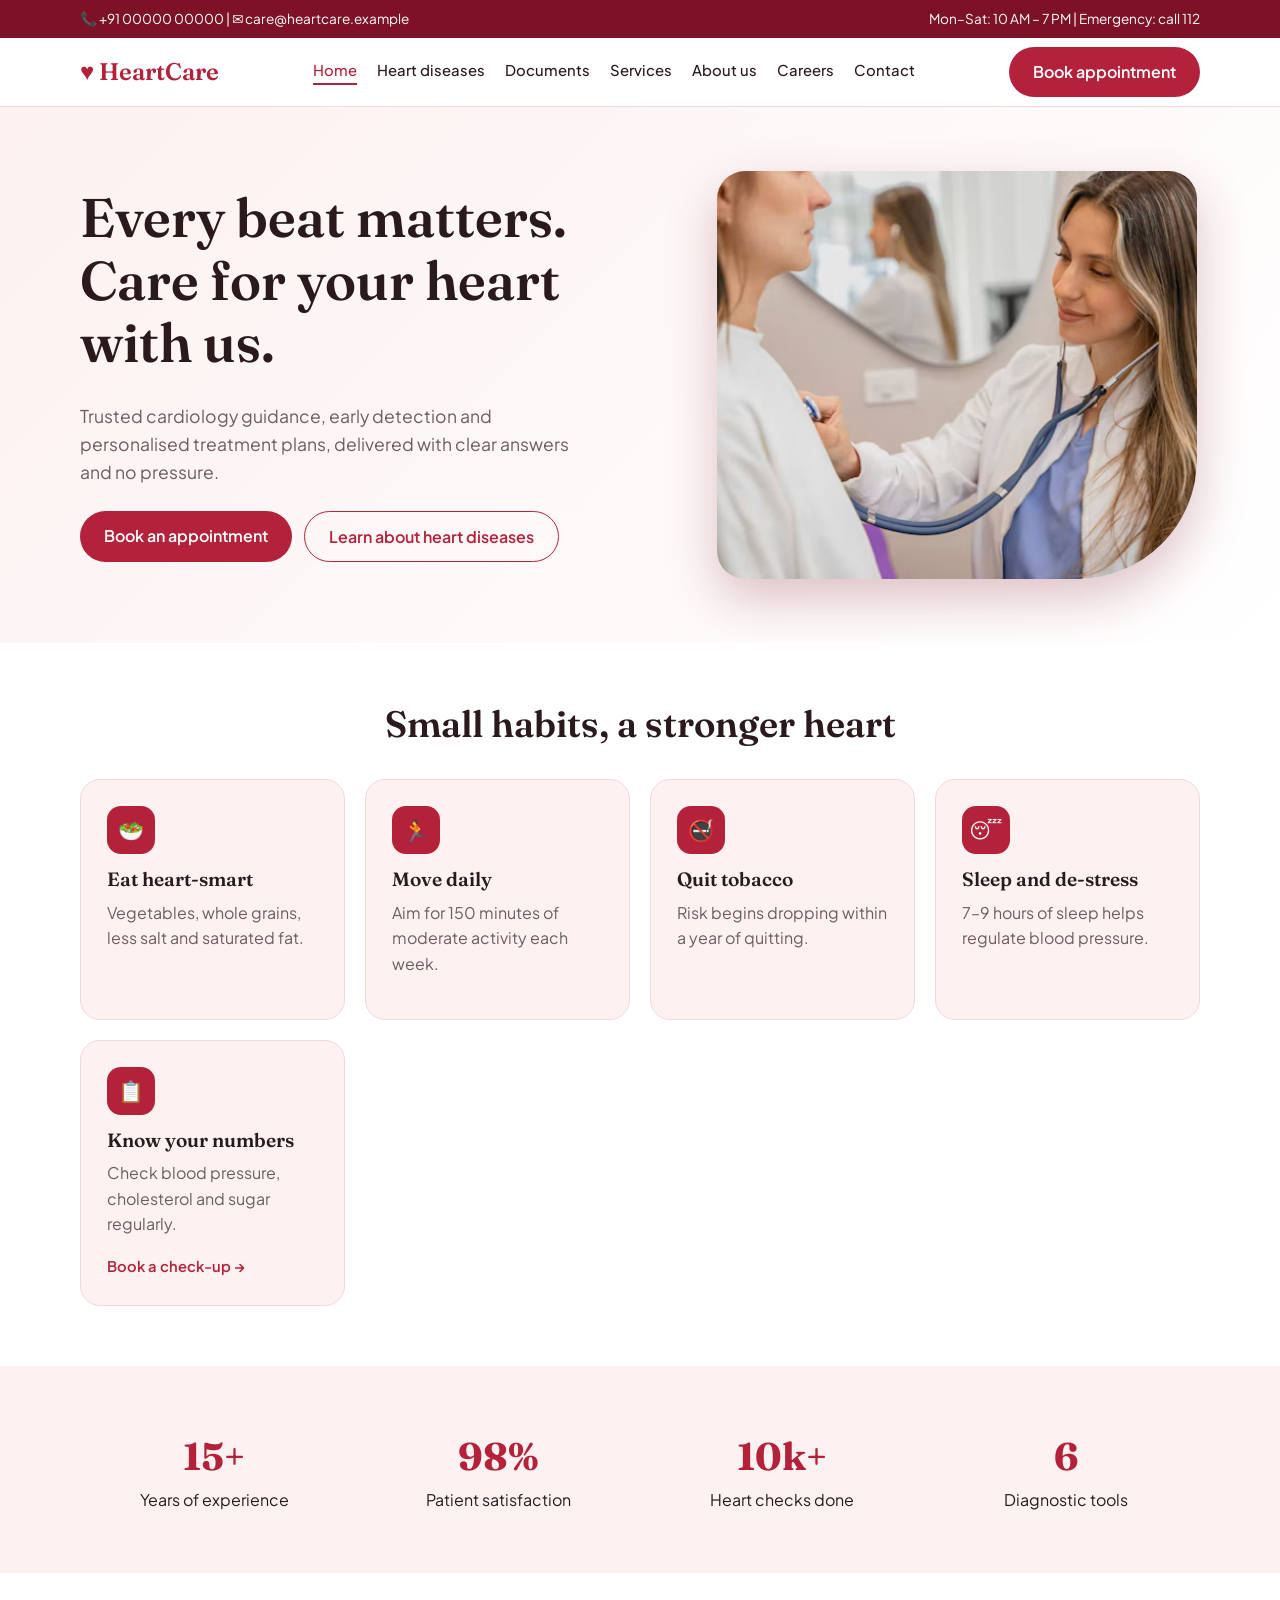
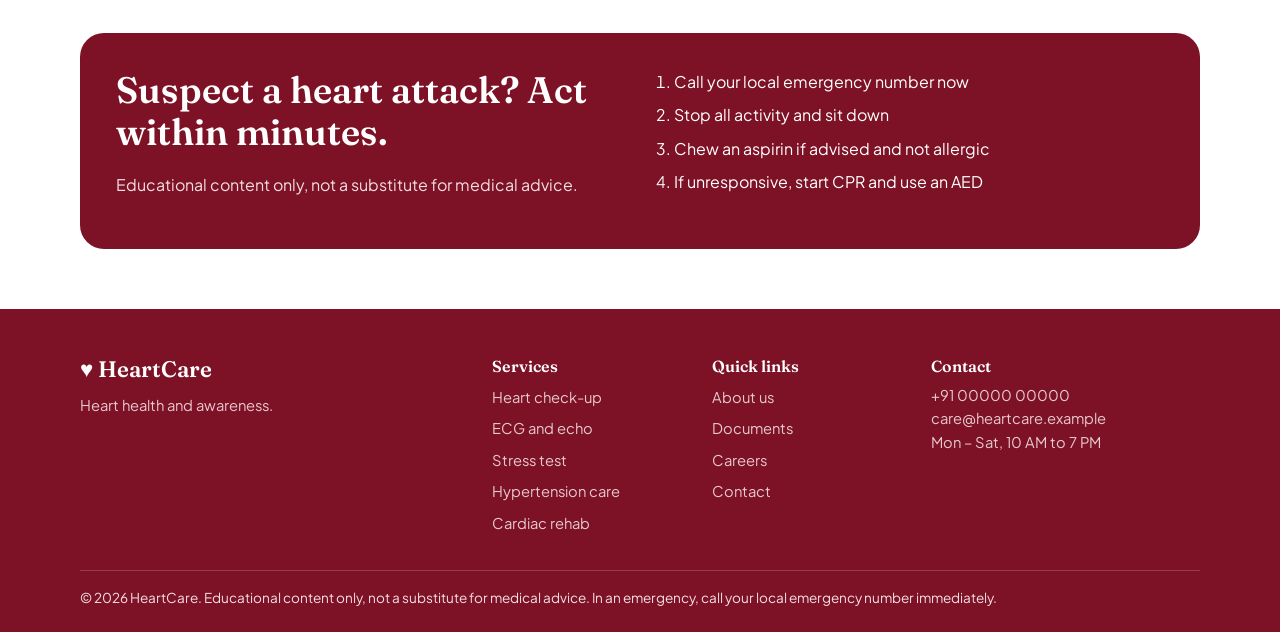
<file: index.html>
<!DOCTYPE html>
<html lang="en">
<head>
<meta charset="utf-8">
<meta name="viewport" content="width=device-width, initial-scale=1">
<title>HeartCare — Heart Health & Awareness</title>
<link rel="stylesheet" href="style.css">
</head>
<body>

<div id="site-header"></div>   <!-- header line, at the top -->

<div class="hero"><div class="w">
<div><h1>Every beat matters. Care for your heart with us.</h1>
<p>Trusted cardiology guidance, early detection and personalised treatment plans, delivered with clear answers and no pressure.</p>
<div class="cta"><a class="btn" href="contact.html">Book an appointment</a><a class="btn o" href="heart-diseases.html">Learn about heart diseases</a></div></div>
<div class="photo"><img src="doctor.jpg" alt="Cardiologist listening to a patient's heart"></div>
</div></div>

<section><div class="w"><div class="head"><h2>Small habits, a stronger heart</h2></div>
<div class="grid">
<div class="card"><div class="ic">🥗</div><h3>Eat heart-smart</h3><p>Vegetables, whole grains, less salt and saturated fat.</p></div>
<div class="card"><div class="ic">🏃</div><h3>Move daily</h3><p>Aim for 150 minutes of moderate activity each week.</p></div>
<div class="card"><div class="ic">🚭</div><h3>Quit tobacco</h3><p>Risk begins dropping within a year of quitting.</p></div>
<div class="card"><div class="ic">😴</div><h3>Sleep and de-stress</h3><p>7–9 hours of sleep helps regulate blood pressure.</p></div>
<div class="card"><div class="ic">📋</div><h3>Know your numbers</h3><p>Check blood pressure, cholesterol and sugar regularly.</p><a href="services.html">Book a check-up →</a></div>
</div></div></section>

<section class="alt"><div class="w"><div class="stats">
<div><b>15+</b>Years of experience</div><div><b>98%</b>Patient satisfaction</div><div><b>10k+</b>Heart checks done</div><div><b>6</b>Diagnostic tools</div></div></div></section>

<section><div class="w"><div class="emg">
<div><h2>Suspect a heart attack? Act within minutes.</h2><p style="color:#f3dfe2">Educational content only, not a substitute for medical advice.</p></div>
<ol><li>Call your local emergency number now</li><li>Stop all activity and sit down</li><li>Chew an aspirin if advised and not allergic</li><li>If unresponsive, start CPR and use an AED</li></ol></div></div></section>

<div id="site-footer"></div>   <!-- footer line, at the bottom -->
<script src="site.js"></script>   <!-- script line, last -->

</body>
</html>
</file>
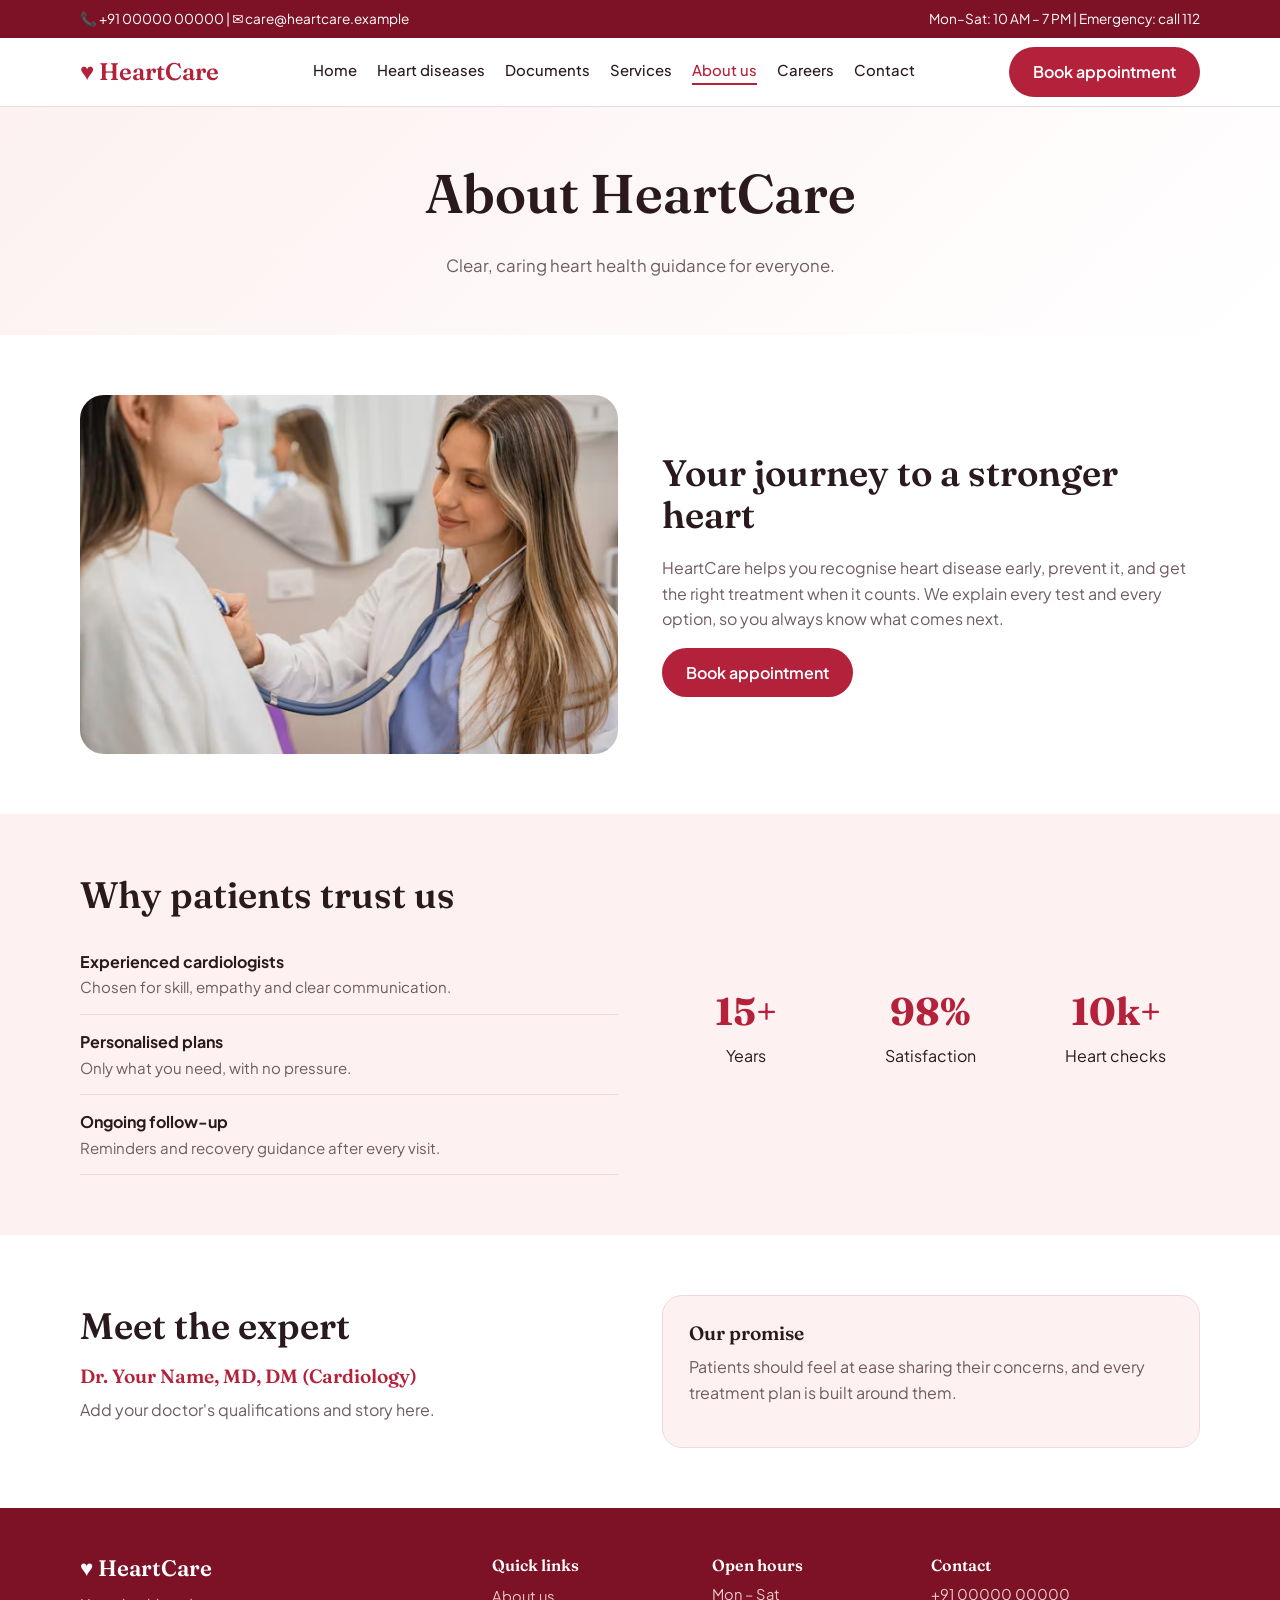
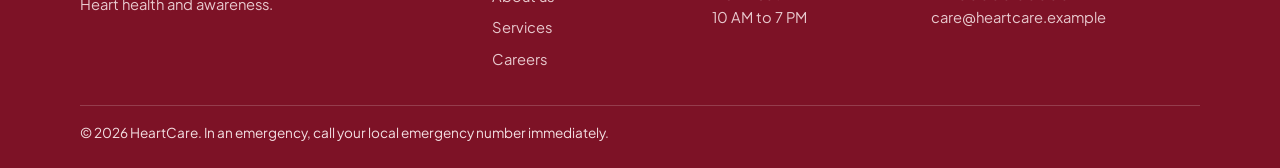
<file: about.html>
<!DOCTYPE html>
<html lang="en"><head><meta charset="utf-8"><meta name="viewport" content="width=device-width, initial-scale=1">
<title>About Us — HeartCare</title>
<link href="https://fonts.googleapis.com/css2?family=Fraunces:wght@500;600&family=Plus+Jakarta+Sans:wght@400;500;600&display=swap" rel="stylesheet">
<link rel="stylesheet" href="style.css"></head><body>
<div class="top"><div class="w"><span>📞 +91 00000 00000 | ✉ care@heartcare.example</span><span>Mon–Sat: 10 AM – 7 PM | Emergency: call 112</span></div></div>
<header><div class="w"><a class="logo" href="index.html">♥ HeartCare</a>
<nav><a href="index.html">Home</a><a href="heart-diseases.html">Heart diseases</a><a href="documents.html">Documents</a><a href="services.html">Services</a><a class="on" href="about.html">About us</a><a href="careers.html">Careers</a><a href="contact.html">Contact</a></nav>
<a class="btn" href="contact.html">Book appointment</a></div></header>

<div class="page"><div class="w"><h1>About HeartCare</h1><p>Clear, caring heart health guidance for everyone.</p></div></div>

<section><div class="w two">
<div class="pic"><img src="doctor.jpg" alt="Doctor examining a patient"></div>
<div><h2>Your journey to a stronger heart</h2>
<p>HeartCare helps you recognise heart disease early, prevent it, and get the right treatment when it counts. We explain every test and every option, so you always know what comes next.</p>
<a class="btn" href="contact.html">Book appointment</a></div></div></section>

<section class="alt"><div class="w two"><div><h2>Why patients trust us</h2>
<ul class="list">
<li><b>Experienced cardiologists</b><span>Chosen for skill, empathy and clear communication.</span></li>
<li><b>Personalised plans</b><span>Only what you need, with no pressure.</span></li>
<li><b>Ongoing follow-up</b><span>Reminders and recovery guidance after every visit.</span></li></ul></div>
<div class="stats"><div><b>15+</b>Years</div><div><b>98%</b>Satisfaction</div><div><b>10k+</b>Heart checks</div></div></div></section>

<section><div class="w two"><div><h2>Meet the expert</h2><h3 style="color:var(--brand)">Dr. Your Name, MD, DM (Cardiology)</h3>
<p>Add your doctor's qualifications and story here.</p></div>
<div class="card"><h3>Our promise</h3><p>Patients should feel at ease sharing their concerns, and every treatment plan is built around them.</p></div></div></section>

<footer><div class="w"><div class="grid">
<div><h3 style="font-size:1.4rem">♥ HeartCare</h3><p>Heart health and awareness.</p></div>
<div><h3>Quick links</h3><ul><li><a href="about.html">About us</a></li><li><a href="services.html">Services</a></li><li><a href="careers.html">Careers</a></li></ul></div>
<div><h3>Open hours</h3><p>Mon – Sat<br>10 AM to 7 PM</p></div>
<div><h3>Contact</h3><p>+91 00000 00000<br>care@heartcare.example</p></div></div>
<div class="copy">© 2026 HeartCare. In an emergency, call your local emergency number immediately.</div></div></footer>
</body></html>
</file>
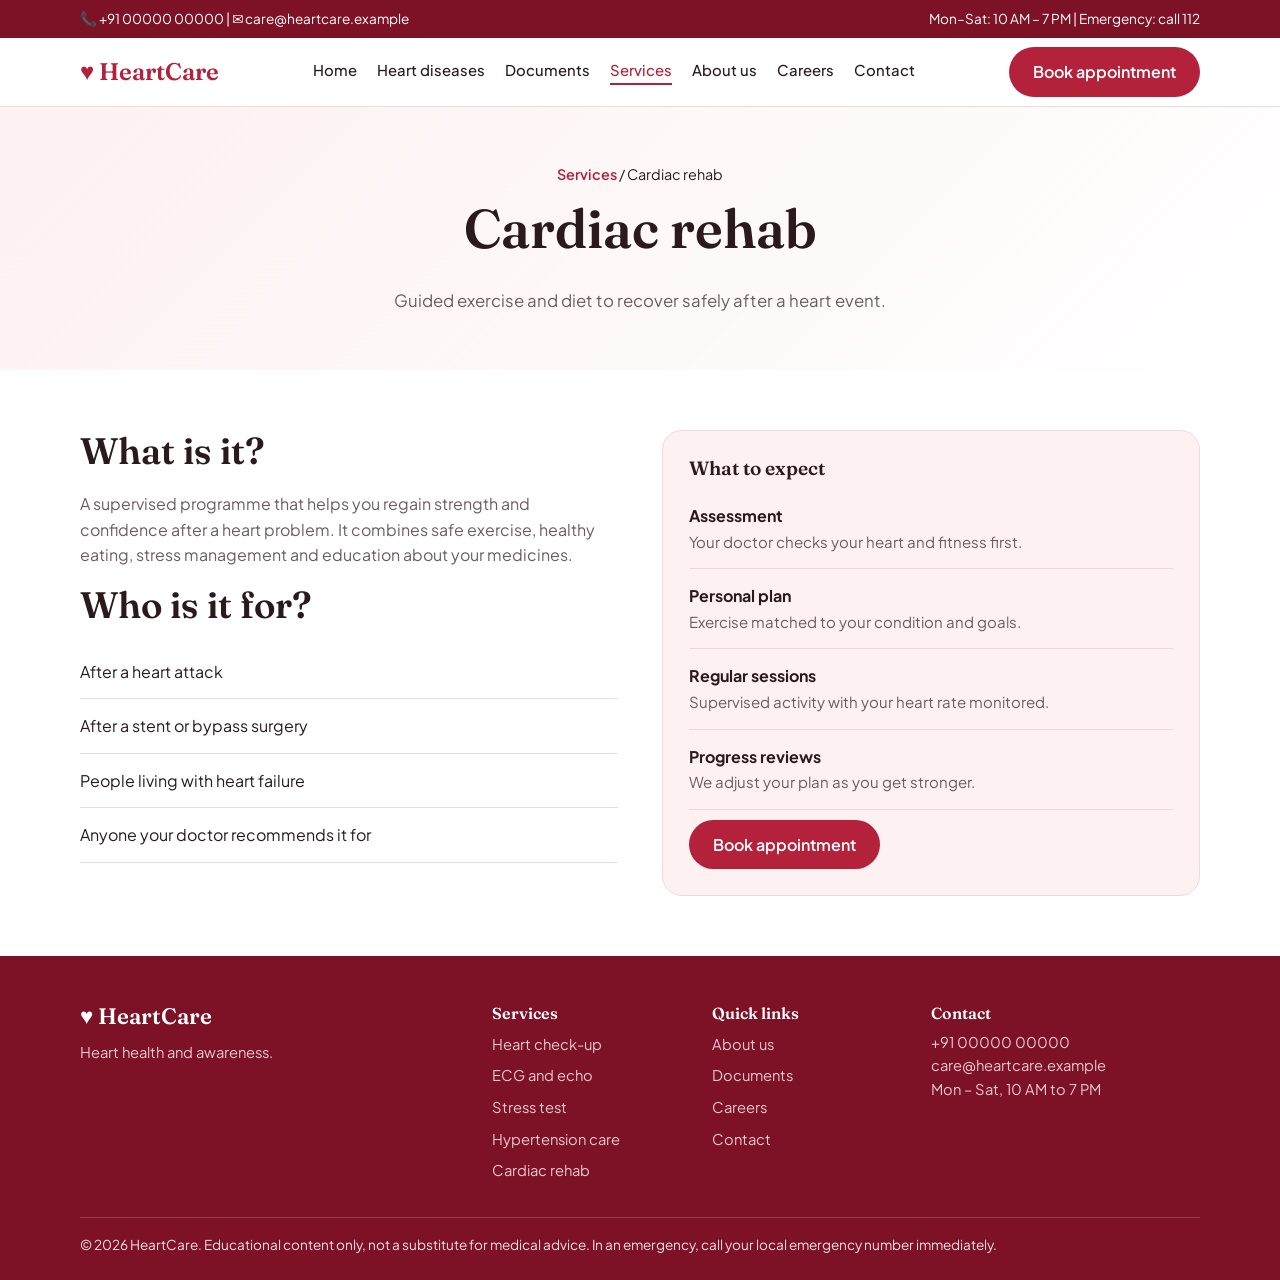
<file: cardiac-rehab.html>
<!DOCTYPE html>
<html lang="en"><head><meta charset="utf-8"><meta name="viewport" content="width=device-width, initial-scale=1">
<title>Cardiac Rehab — HeartCare</title><link rel="stylesheet" href="style.css"></head><body>
<div id="site-header"></div>
<div class="page"><div class="w"><div class="crumb"><a href="services.html">Services</a> / Cardiac rehab</div><h1>Cardiac rehab</h1><p>Guided exercise and diet to recover safely after a heart event.</p></div></div>
<section><div class="w two" style="align-items:start">
<div><h2>What is it?</h2><p>A supervised programme that helps you regain strength and confidence after a heart problem. It combines safe exercise, healthy eating, stress management and education about your medicines.</p>
<h2>Who is it for?</h2><ul class="list"><li>After a heart attack</li><li>After a stent or bypass surgery</li><li>People living with heart failure</li><li>Anyone your doctor recommends it for</li></ul></div>
<div class="card"><h3>What to expect</h3><ul class="list"><li><b>Assessment</b><span>Your doctor checks your heart and fitness first.</span></li><li><b>Personal plan</b><span>Exercise matched to your condition and goals.</span></li><li><b>Regular sessions</b><span>Supervised activity with your heart rate monitored.</span></li><li><b>Progress reviews</b><span>We adjust your plan as you get stronger.</span></li></ul><a class="btn" href="contact.html">Book appointment</a></div>
</div></section>
<div id="site-footer"></div><script src="site.js"></script></body></html>
</file>
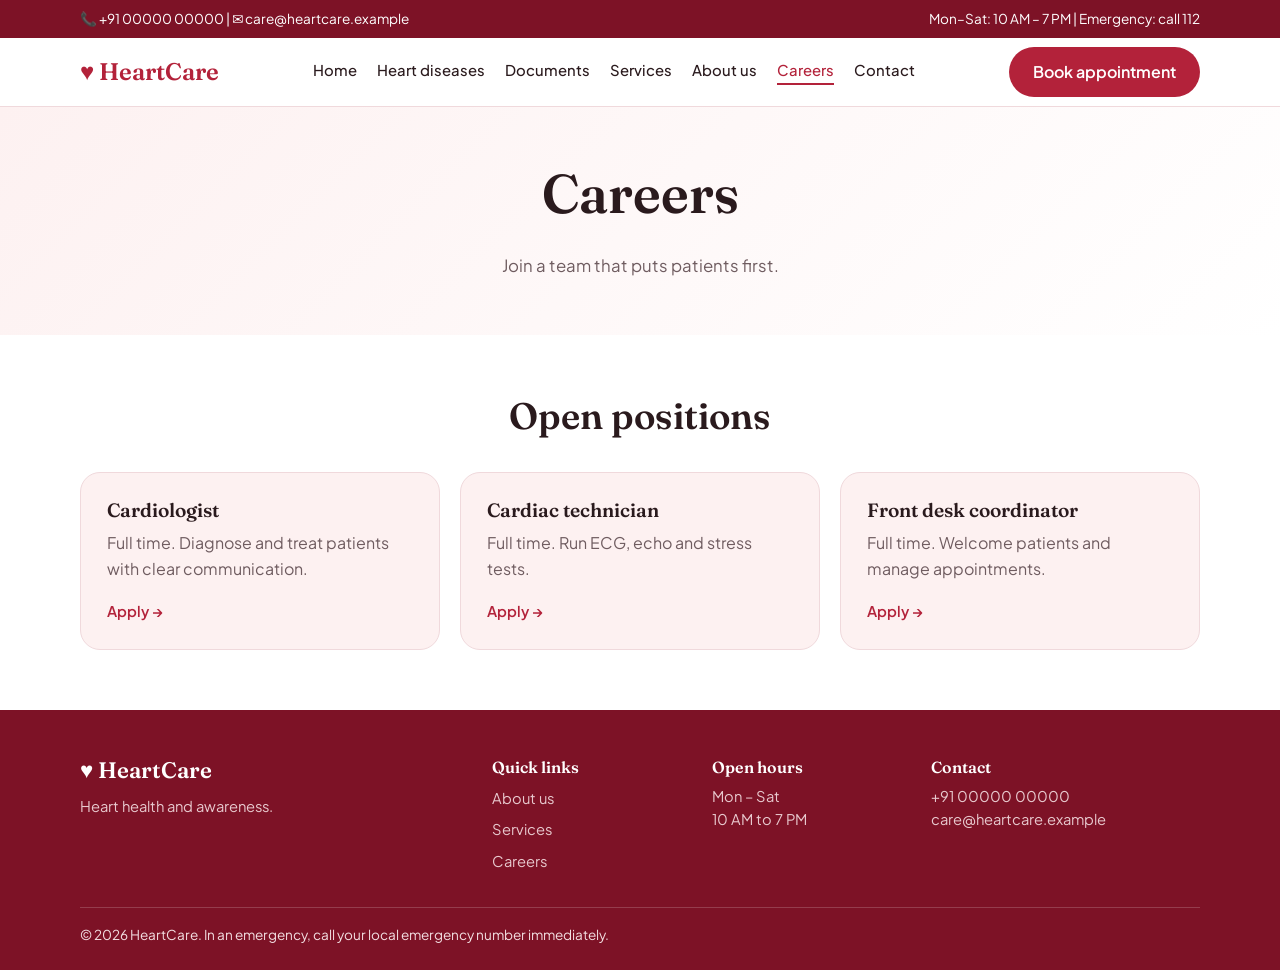
<file: careers.html>
<!DOCTYPE html>
<html lang="en"><head><meta charset="utf-8"><meta name="viewport" content="width=device-width, initial-scale=1">
<title>Careers — HeartCare</title>
<link href="https://fonts.googleapis.com/css2?family=Fraunces:wght@500;600&family=Plus+Jakarta+Sans:wght@400;500;600&display=swap" rel="stylesheet">
<link rel="stylesheet" href="style.css"></head><body>
<div class="top"><div class="w"><span>📞 +91 00000 00000 | ✉ care@heartcare.example</span><span>Mon–Sat: 10 AM – 7 PM | Emergency: call 112</span></div></div>
<header><div class="w"><a class="logo" href="index.html">♥ HeartCare</a>
<nav><a href="index.html">Home</a><a href="heart-diseases.html">Heart diseases</a><a href="documents.html">Documents</a><a href="services.html">Services</a><a href="about.html">About us</a><a class="on" href="careers.html">Careers</a><a href="contact.html">Contact</a></nav>
<a class="btn" href="contact.html">Book appointment</a></div></header>

<div class="page"><div class="w"><h1>Careers</h1><p>Join a team that puts patients first.</p></div></div>

<section><div class="w"><div class="head"><h2>Open positions</h2></div><div class="grid">
<div class="card"><h3>Cardiologist</h3><p>Full time. Diagnose and treat patients with clear communication.</p><a href="mailto:care@heartcare.example?subject=Application: Cardiologist">Apply →</a></div>
<div class="card"><h3>Cardiac technician</h3><p>Full time. Run ECG, echo and stress tests.</p><a href="mailto:care@heartcare.example?subject=Application: Cardiac technician">Apply →</a></div>
<div class="card"><h3>Front desk coordinator</h3><p>Full time. Welcome patients and manage appointments.</p><a href="mailto:care@heartcare.example?subject=Application: Front desk coordinator">Apply →</a></div>
</div></div></section>

<footer><div class="w"><div class="grid">
<div><h3 style="font-size:1.4rem">♥ HeartCare</h3><p>Heart health and awareness.</p></div>
<div><h3>Quick links</h3><ul><li><a href="about.html">About us</a></li><li><a href="services.html">Services</a></li><li><a href="careers.html">Careers</a></li></ul></div>
<div><h3>Open hours</h3><p>Mon – Sat<br>10 AM to 7 PM</p></div>
<div><h3>Contact</h3><p>+91 00000 00000<br>care@heartcare.example</p></div></div>
<div class="copy">© 2026 HeartCare. In an emergency, call your local emergency number immediately.</div></div></footer>
</body></html>
</file>
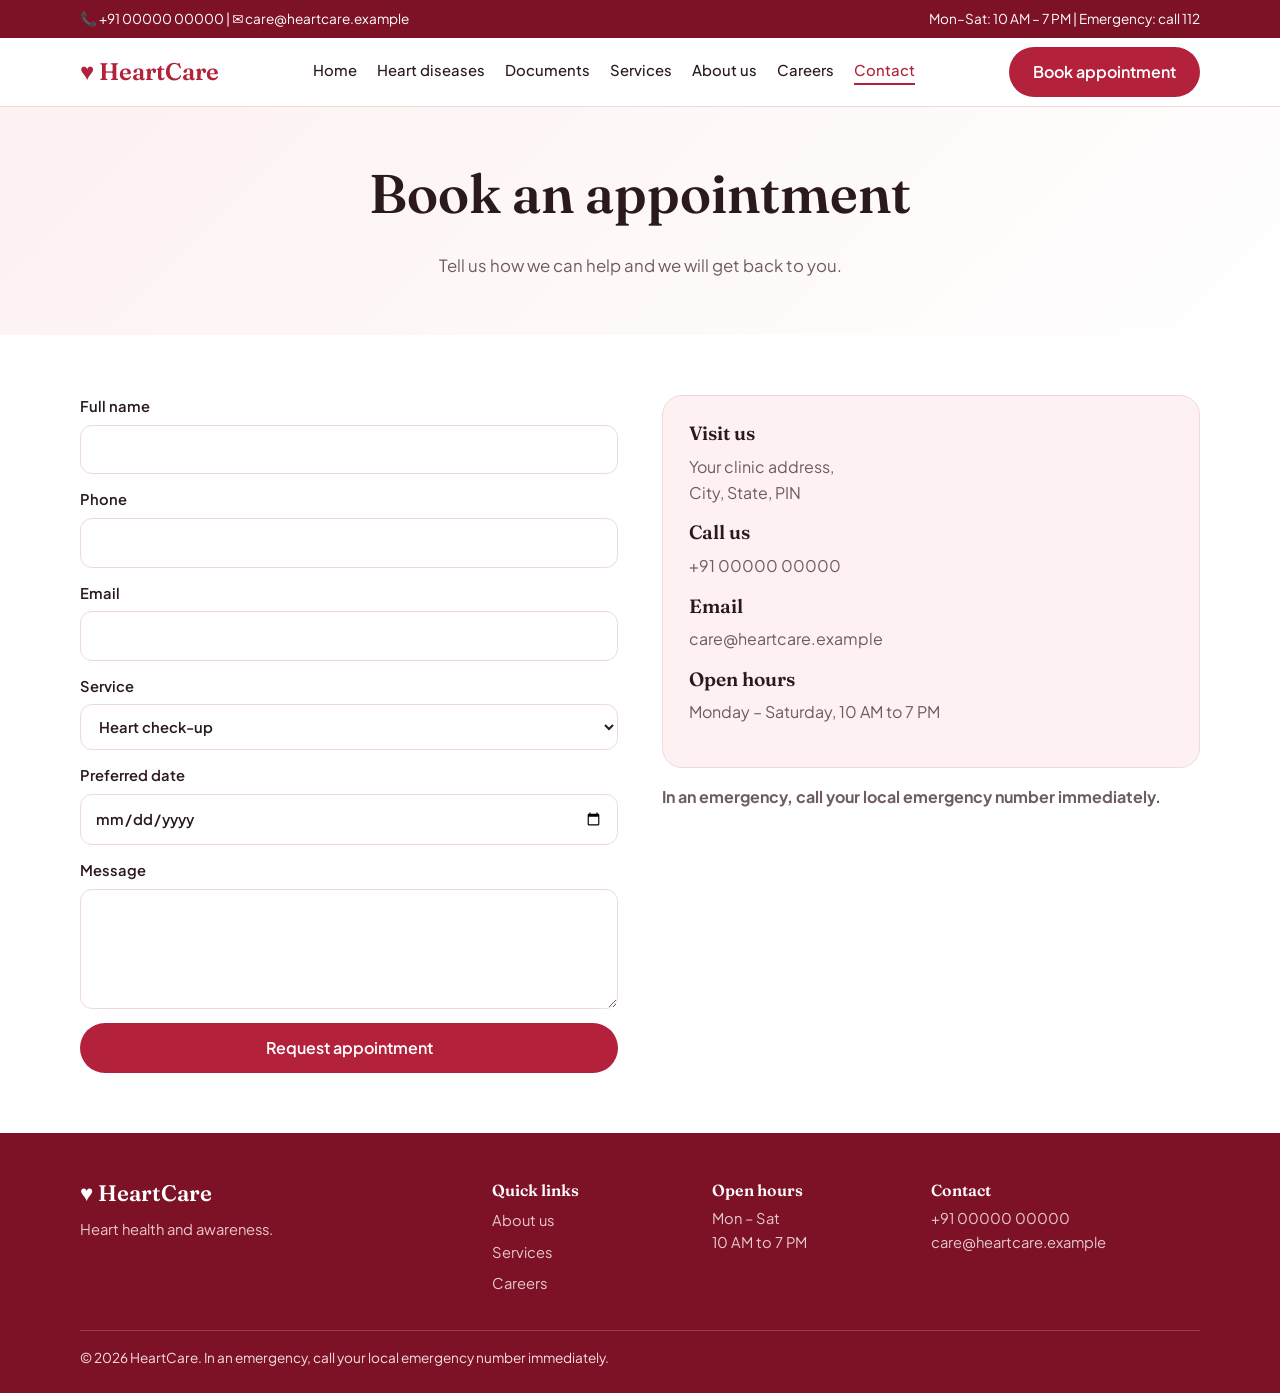
<file: contact.html>
<!DOCTYPE html>
<html lang="en"><head><meta charset="utf-8"><meta name="viewport" content="width=device-width, initial-scale=1">
<title>Contact — HeartCare</title>
<link href="https://fonts.googleapis.com/css2?family=Fraunces:wght@500;600&family=Plus+Jakarta+Sans:wght@400;500;600&display=swap" rel="stylesheet">
<link rel="stylesheet" href="style.css"></head><body>
<div class="top"><div class="w"><span>📞 +91 00000 00000 | ✉ care@heartcare.example</span><span>Mon–Sat: 10 AM – 7 PM | Emergency: call 112</span></div></div>
<header><div class="w"><a class="logo" href="index.html">♥ HeartCare</a>
<nav><a href="index.html">Home</a><a href="heart-diseases.html">Heart diseases</a><a href="documents.html">Documents</a><a href="services.html">Services</a><a href="about.html">About us</a><a href="careers.html">Careers</a><a class="on" href="contact.html">Contact</a></nav>
<a class="btn" href="contact.html">Book appointment</a></div></header>

<div class="page"><div class="w"><h1>Book an appointment</h1><p>Tell us how we can help and we will get back to you.</p></div></div>

<section><div class="w two" style="align-items:start">
<form action="mailto:care@heartcare.example" method="post" enctype="text/plain">
<label>Full name<input name="name" required></label>
<label>Phone<input name="phone" type="tel" required></label>
<label>Email<input name="email" type="email"></label>
<label>Service<select name="service"><option>Heart check-up</option><option>ECG and echo</option><option>Stress test</option><option>Hypertension care</option><option>Cardiac rehab</option></select></label>
<label>Preferred date<input name="date" type="date"></label>
<label>Message<textarea name="message" rows="4"></textarea></label>
<button class="btn" type="submit">Request appointment</button>
</form>
<div><div class="card"><h3>Visit us</h3><p>Your clinic address,<br>City, State, PIN</p>
<h3>Call us</h3><p>+91 00000 00000</p>
<h3>Email</h3><p>care@heartcare.example</p>
<h3>Open hours</h3><p>Monday – Saturday, 10 AM to 7 PM</p></div>
<p style="margin-top:16px"><b>In an emergency, call your local emergency number immediately.</b></p></div>
</div></section>

<footer><div class="w"><div class="grid">
<div><h3 style="font-size:1.4rem">♥ HeartCare</h3><p>Heart health and awareness.</p></div>
<div><h3>Quick links</h3><ul><li><a href="about.html">About us</a></li><li><a href="services.html">Services</a></li><li><a href="careers.html">Careers</a></li></ul></div>
<div><h3>Open hours</h3><p>Mon – Sat<br>10 AM to 7 PM</p></div>
<div><h3>Contact</h3><p>+91 00000 00000<br>care@heartcare.example</p></div></div>
<div class="copy">© 2026 HeartCare. In an emergency, call your local emergency number immediately.</div></div></footer>
</body></html>
</file>
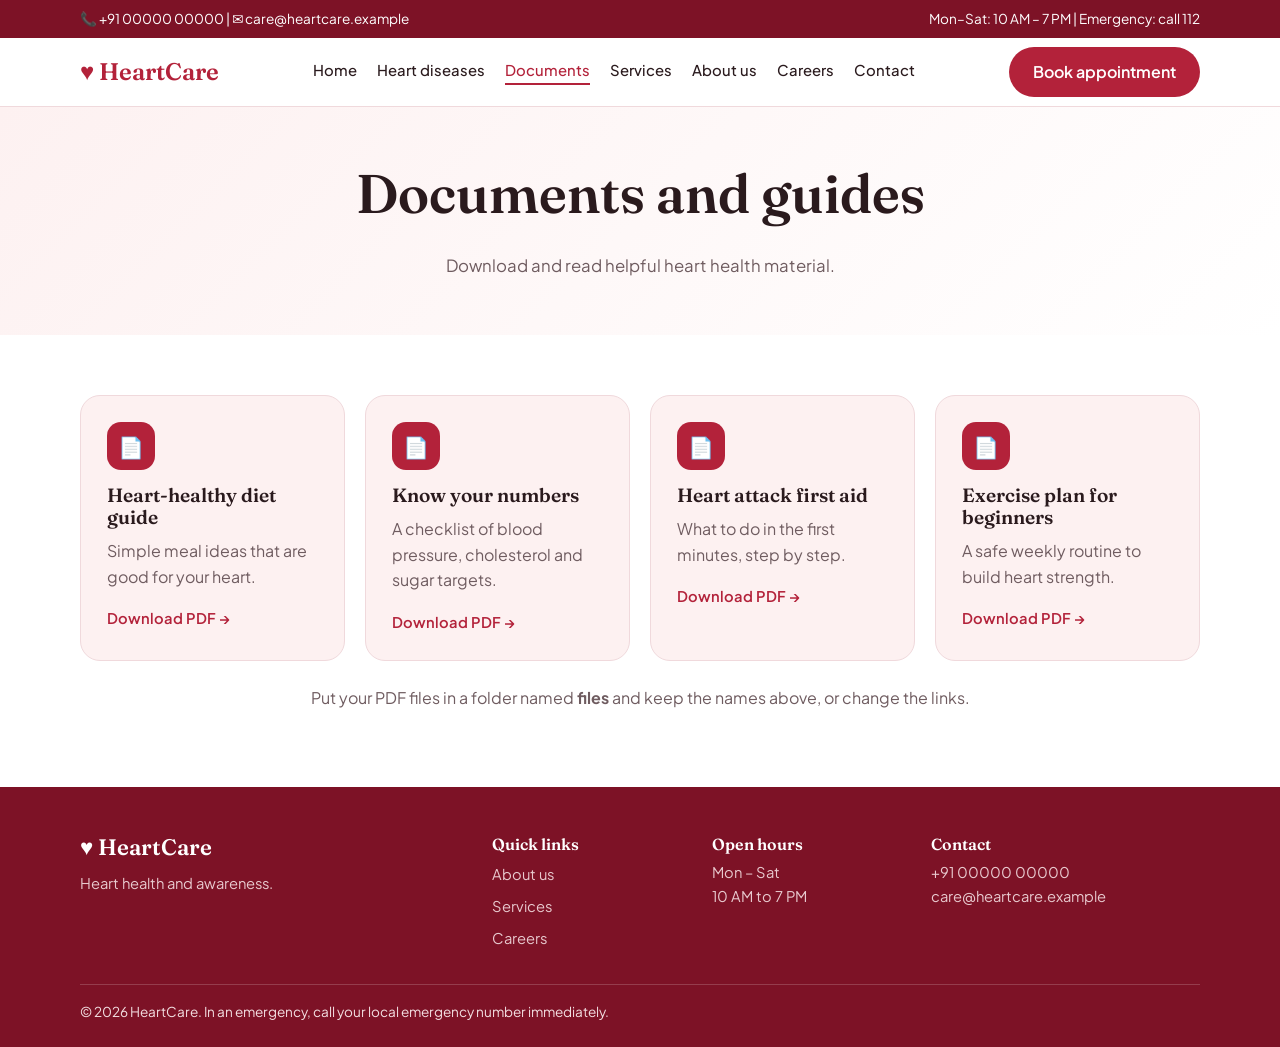
<file: documents.html>
<!DOCTYPE html>
<html lang="en"><head><meta charset="utf-8"><meta name="viewport" content="width=device-width, initial-scale=1">
<title>Documents — HeartCare</title>
<link href="https://fonts.googleapis.com/css2?family=Fraunces:wght@500;600&family=Plus+Jakarta+Sans:wght@400;500;600&display=swap" rel="stylesheet">
<link rel="stylesheet" href="style.css"></head><body>
<div class="top"><div class="w"><span>📞 +91 00000 00000 | ✉ care@heartcare.example</span><span>Mon–Sat: 10 AM – 7 PM | Emergency: call 112</span></div></div>
<header><div class="w"><a class="logo" href="index.html">♥ HeartCare</a>
<nav><a href="index.html">Home</a><a href="heart-diseases.html">Heart diseases</a><a class="on" href="documents.html">Documents</a><a href="services.html">Services</a><a href="about.html">About us</a><a href="careers.html">Careers</a><a href="contact.html">Contact</a></nav>
<a class="btn" href="contact.html">Book appointment</a></div></header>

<div class="page"><div class="w"><h1>Documents and guides</h1><p>Download and read helpful heart health material.</p></div></div>

<section><div class="w"><div class="grid">
<div class="card"><div class="ic">📄</div><h3>Heart-healthy diet guide</h3><p>Simple meal ideas that are good for your heart.</p><a href="files/diet-guide.pdf" download>Download PDF →</a></div>
<div class="card"><div class="ic">📄</div><h3>Know your numbers</h3><p>A checklist of blood pressure, cholesterol and sugar targets.</p><a href="files/know-your-numbers.pdf" download>Download PDF →</a></div>
<div class="card"><div class="ic">📄</div><h3>Heart attack first aid</h3><p>What to do in the first minutes, step by step.</p><a href="files/first-aid.pdf" download>Download PDF →</a></div>
<div class="card"><div class="ic">📄</div><h3>Exercise plan for beginners</h3><p>A safe weekly routine to build heart strength.</p><a href="files/exercise-plan.pdf" download>Download PDF →</a></div>
</div>
<p style="text-align:center;margin-top:24px">Put your PDF files in a folder named <b>files</b> and keep the names above, or change the links.</p></div></section>

<footer><div class="w"><div class="grid">
<div><h3 style="font-size:1.4rem">♥ HeartCare</h3><p>Heart health and awareness.</p></div>
<div><h3>Quick links</h3><ul><li><a href="about.html">About us</a></li><li><a href="services.html">Services</a></li><li><a href="careers.html">Careers</a></li></ul></div>
<div><h3>Open hours</h3><p>Mon – Sat<br>10 AM to 7 PM</p></div>
<div><h3>Contact</h3><p>+91 00000 00000<br>care@heartcare.example</p></div></div>
<div class="copy">© 2026 HeartCare. In an emergency, call your local emergency number immediately.</div></div></footer>
</body></html>
</file>
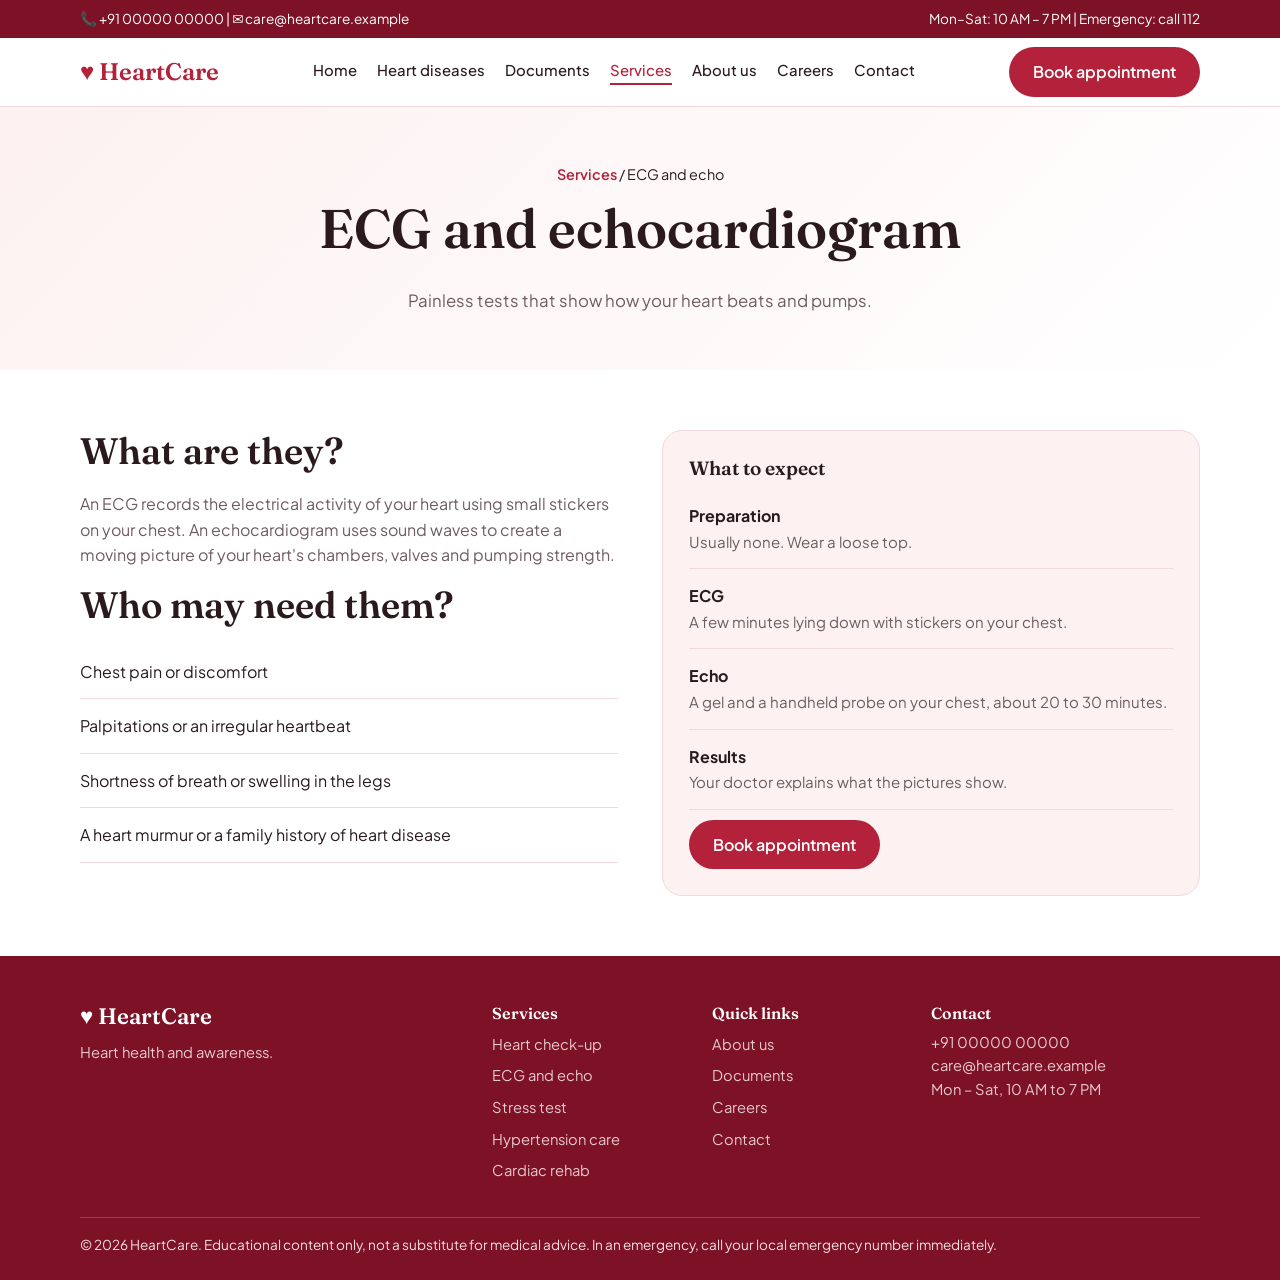
<file: ecg-echo.html>
<!DOCTYPE html>
<html lang="en"><head><meta charset="utf-8"><meta name="viewport" content="width=device-width, initial-scale=1">
<title>ECG and Echocardiogram — HeartCare</title><link rel="stylesheet" href="style.css"></head><body>
<div id="site-header"></div>
<div class="page"><div class="w"><div class="crumb"><a href="services.html">Services</a> / ECG and echo</div><h1>ECG and echocardiogram</h1><p>Painless tests that show how your heart beats and pumps.</p></div></div>
<section><div class="w two" style="align-items:start">
<div><h2>What are they?</h2><p>An ECG records the electrical activity of your heart using small stickers on your chest. An echocardiogram uses sound waves to create a moving picture of your heart's chambers, valves and pumping strength.</p>
<h2>Who may need them?</h2><ul class="list"><li>Chest pain or discomfort</li><li>Palpitations or an irregular heartbeat</li><li>Shortness of breath or swelling in the legs</li><li>A heart murmur or a family history of heart disease</li></ul></div>
<div class="card"><h3>What to expect</h3><ul class="list"><li><b>Preparation</b><span>Usually none. Wear a loose top.</span></li><li><b>ECG</b><span>A few minutes lying down with stickers on your chest.</span></li><li><b>Echo</b><span>A gel and a handheld probe on your chest, about 20 to 30 minutes.</span></li><li><b>Results</b><span>Your doctor explains what the pictures show.</span></li></ul><a class="btn" href="contact.html">Book appointment</a></div>
</div></section>
<div id="site-footer"></div><script src="site.js"></script></body></html>
</file>
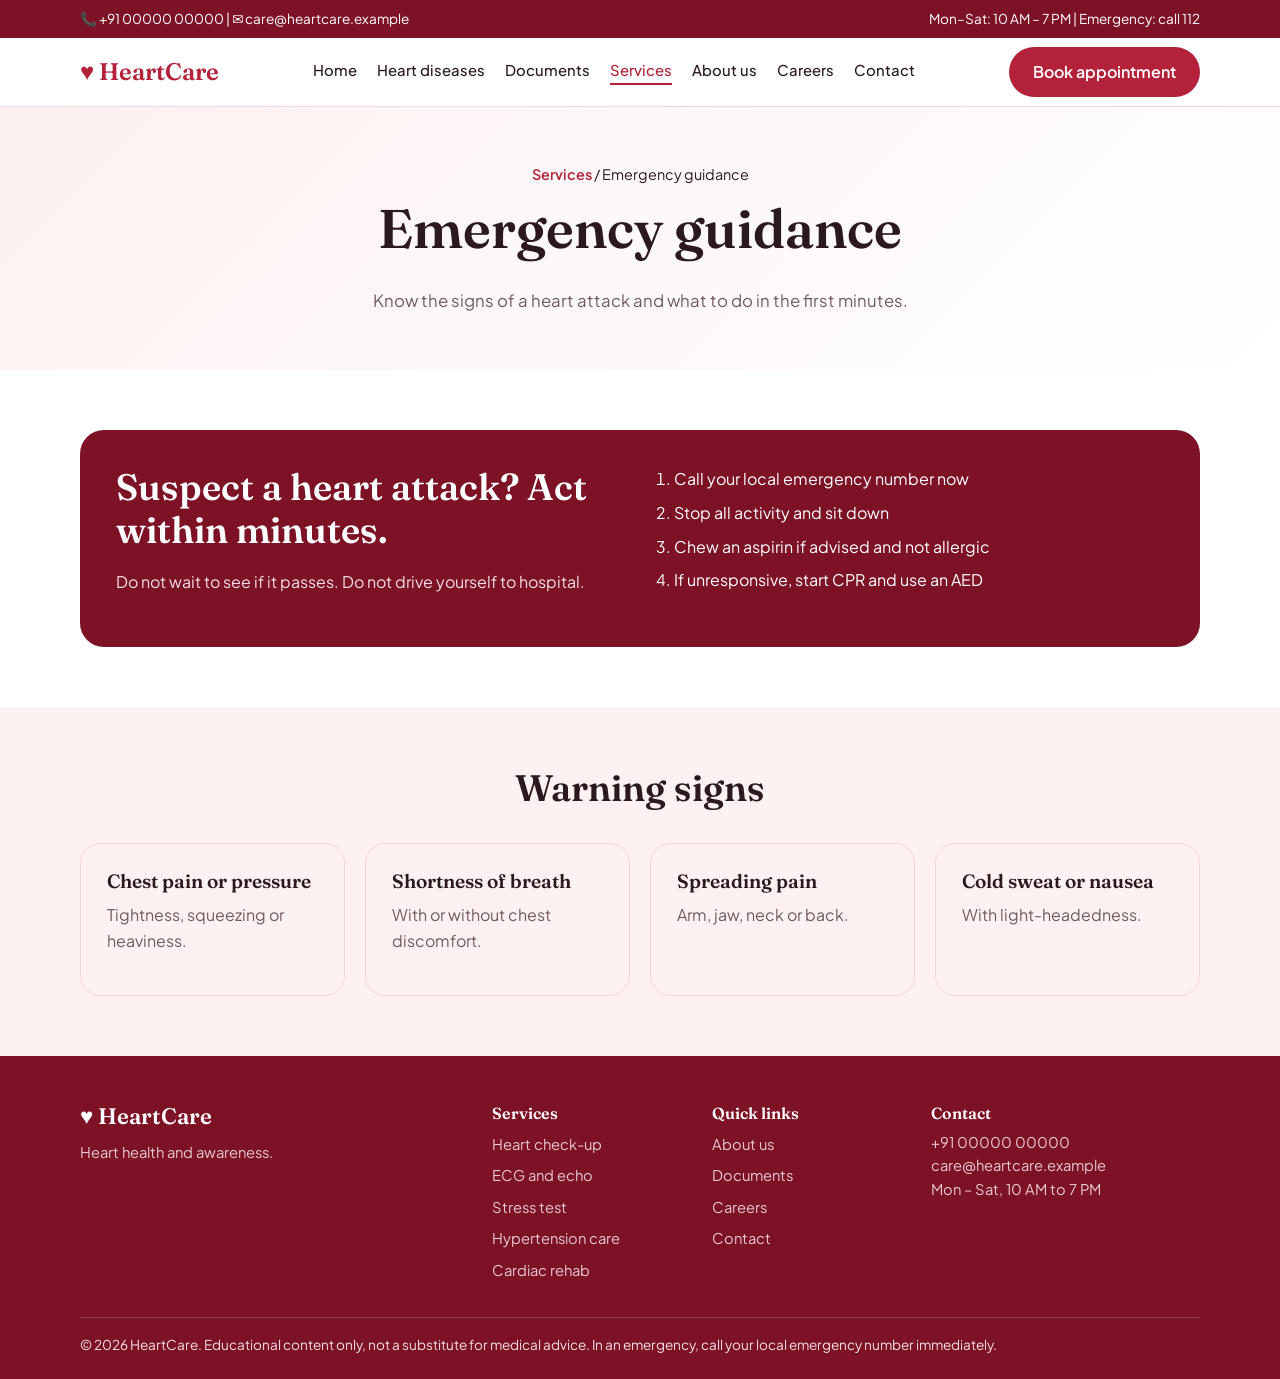
<file: emergency-guidance.html>
<!DOCTYPE html>
<html lang="en"><head><meta charset="utf-8"><meta name="viewport" content="width=device-width, initial-scale=1">
<title>Emergency Guidance — HeartCare</title><link rel="stylesheet" href="style.css"></head><body>
<div id="site-header"></div>
<div class="page"><div class="w"><div class="crumb"><a href="services.html">Services</a> / Emergency guidance</div><h1>Emergency guidance</h1><p>Know the signs of a heart attack and what to do in the first minutes.</p></div></div>
<section><div class="w"><div class="emg">
<div><h2>Suspect a heart attack? Act within minutes.</h2><p style="color:#f3dfe2">Do not wait to see if it passes. Do not drive yourself to hospital.</p></div>
<ol><li>Call your local emergency number now</li><li>Stop all activity and sit down</li><li>Chew an aspirin if advised and not allergic</li><li>If unresponsive, start CPR and use an AED</li></ol></div></div></section>
<section class="alt"><div class="w"><div class="head"><h2>Warning signs</h2></div><div class="grid">
<div class="card"><h3>Chest pain or pressure</h3><p>Tightness, squeezing or heaviness.</p></div>
<div class="card"><h3>Shortness of breath</h3><p>With or without chest discomfort.</p></div>
<div class="card"><h3>Spreading pain</h3><p>Arm, jaw, neck or back.</p></div>
<div class="card"><h3>Cold sweat or nausea</h3><p>With light-headedness.</p></div>
</div></div></section>
<div id="site-footer"></div><script src="site.js"></script></body></html>
</file>
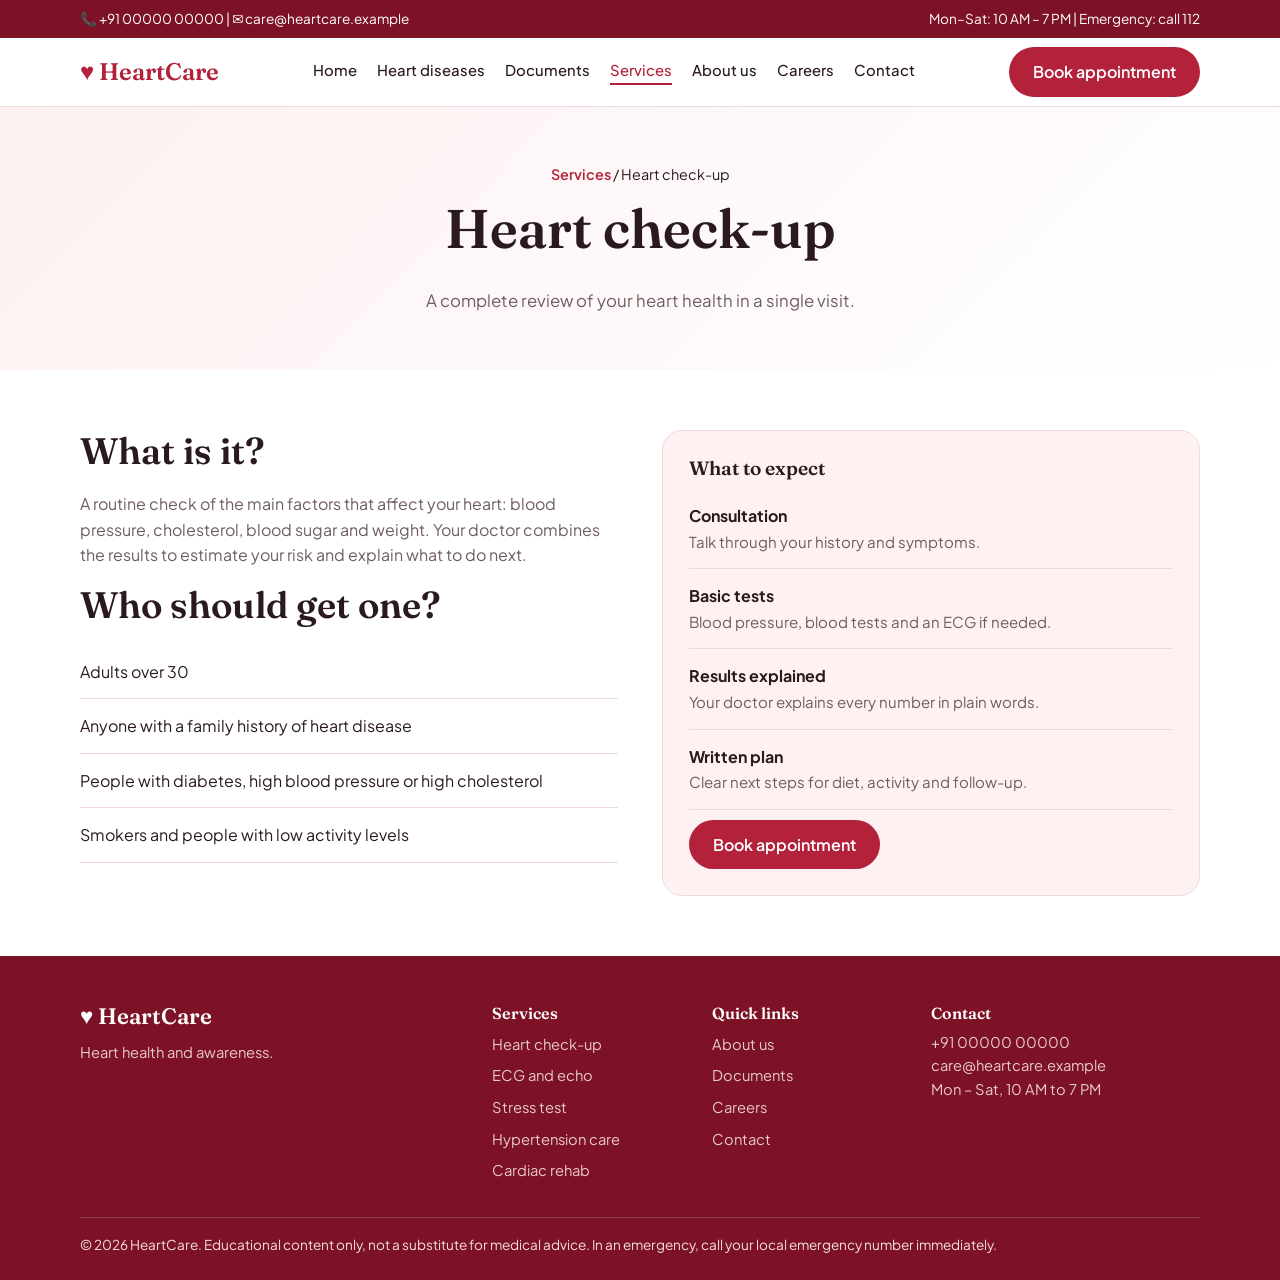
<file: heart-checkup.html>
<!DOCTYPE html>
<html lang="en"><head><meta charset="utf-8"><meta name="viewport" content="width=device-width, initial-scale=1">
<title>Heart Check-up — HeartCare</title><link rel="stylesheet" href="style.css"></head><body>
<div id="site-header"></div>
<div class="page"><div class="w"><div class="crumb"><a href="services.html">Services</a> / Heart check-up</div><h1>Heart check-up</h1><p>A complete review of your heart health in a single visit.</p></div></div>
<section><div class="w two" style="align-items:start">
<div><h2>What is it?</h2><p>A routine check of the main factors that affect your heart: blood pressure, cholesterol, blood sugar and weight. Your doctor combines the results to estimate your risk and explain what to do next.</p>
<h2>Who should get one?</h2><ul class="list"><li>Adults over 30</li><li>Anyone with a family history of heart disease</li><li>People with diabetes, high blood pressure or high cholesterol</li><li>Smokers and people with low activity levels</li></ul></div>
<div class="card"><h3>What to expect</h3><ul class="list"><li><b>Consultation</b><span>Talk through your history and symptoms.</span></li><li><b>Basic tests</b><span>Blood pressure, blood tests and an ECG if needed.</span></li><li><b>Results explained</b><span>Your doctor explains every number in plain words.</span></li><li><b>Written plan</b><span>Clear next steps for diet, activity and follow-up.</span></li></ul><a class="btn" href="contact.html">Book appointment</a></div>
</div></section>
<div id="site-footer"></div><script src="site.js"></script></body></html>
</file>
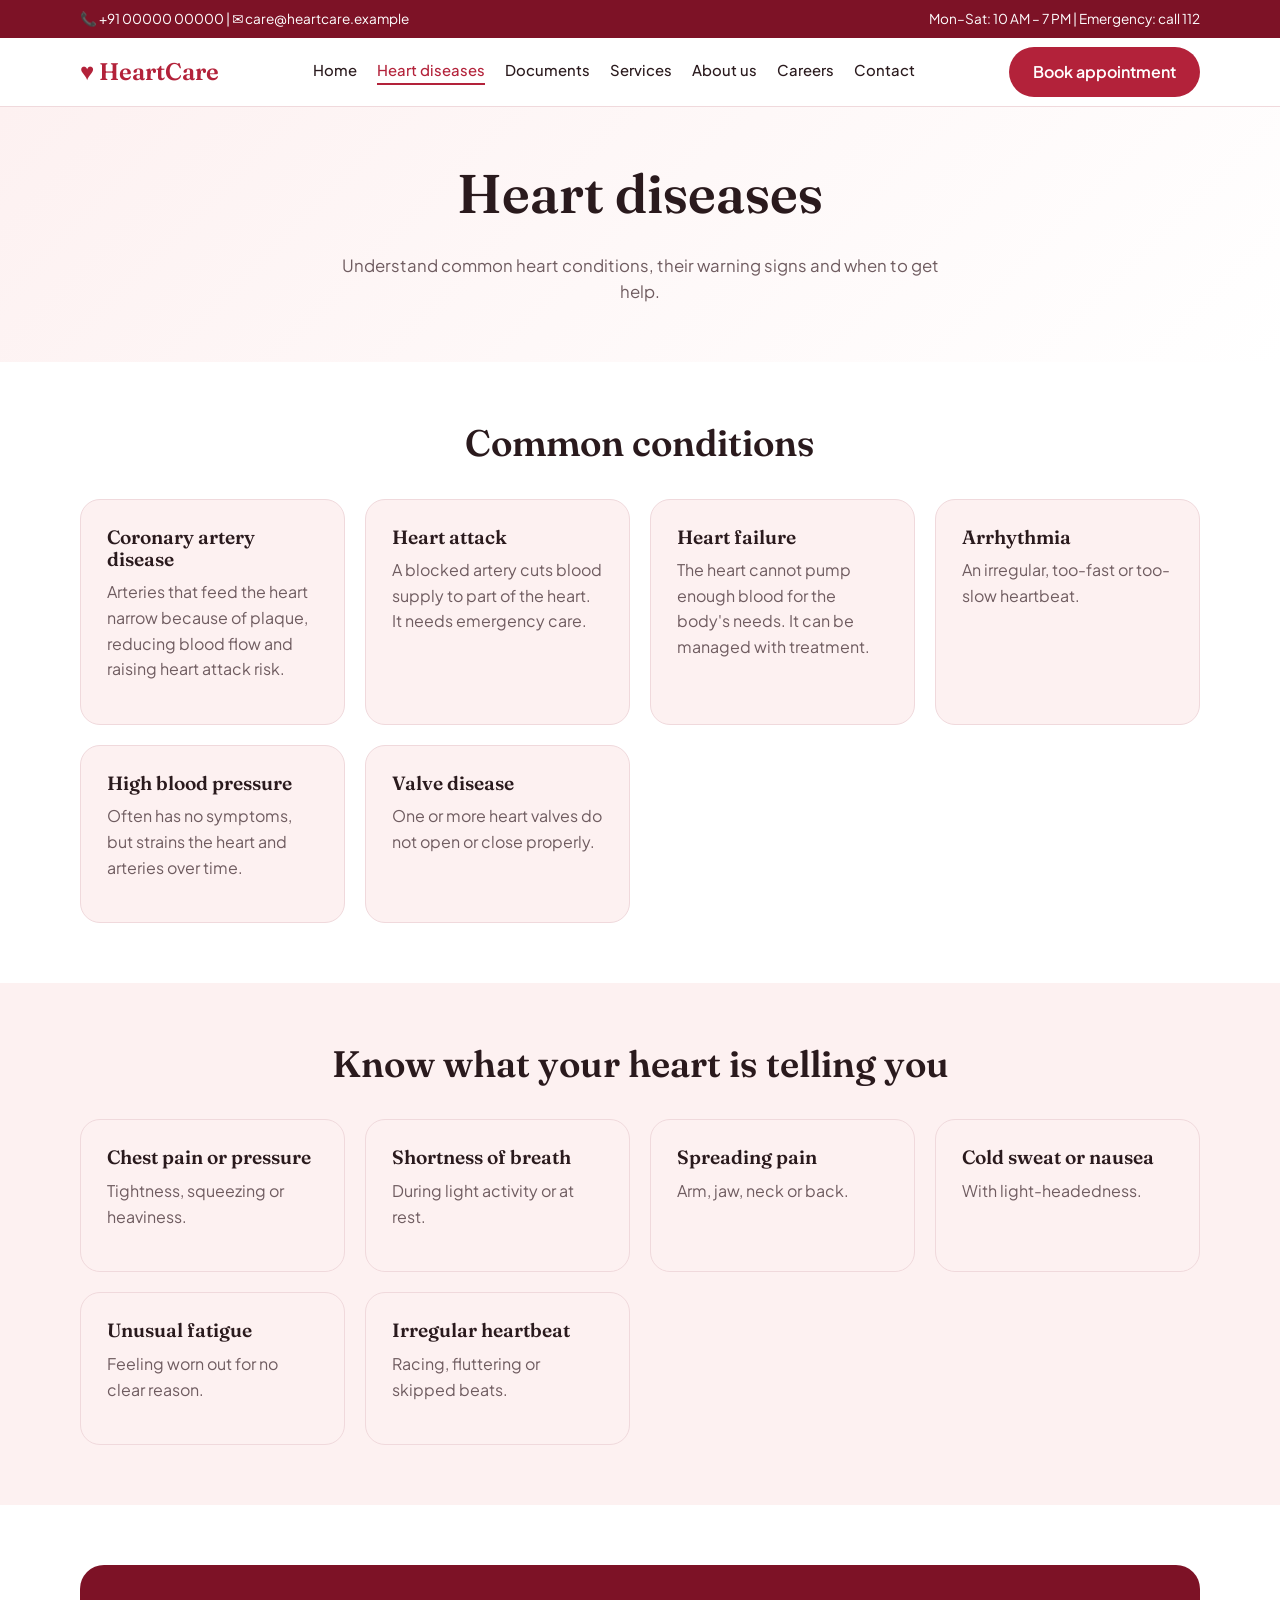
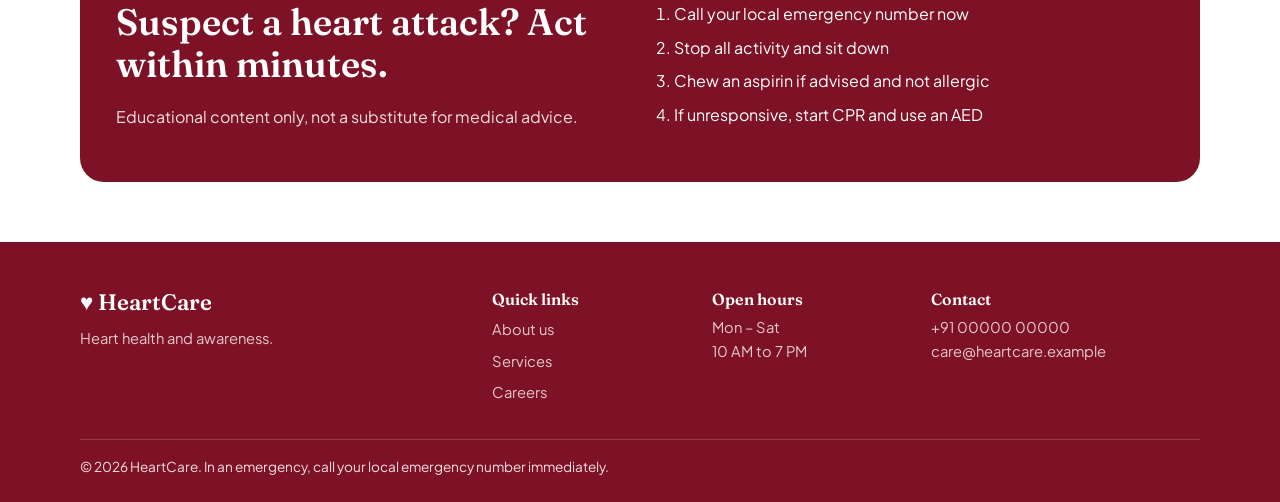
<file: heart-diseases.html>
<!DOCTYPE html>
<html lang="en"><head><meta charset="utf-8"><meta name="viewport" content="width=device-width, initial-scale=1">
<title>Heart Diseases — HeartCare</title>
<link href="https://fonts.googleapis.com/css2?family=Fraunces:wght@500;600&family=Plus+Jakarta+Sans:wght@400;500;600&display=swap" rel="stylesheet">
<link rel="stylesheet" href="style.css"></head><body>
<div class="top"><div class="w"><span>📞 +91 00000 00000 | ✉ care@heartcare.example</span><span>Mon–Sat: 10 AM – 7 PM | Emergency: call 112</span></div></div>
<header><div class="w"><a class="logo" href="index.html">♥ HeartCare</a>
<nav><a href="index.html">Home</a><a class="on" href="heart-diseases.html">Heart diseases</a><a href="documents.html">Documents</a><a href="services.html">Services</a><a href="about.html">About us</a><a href="careers.html">Careers</a><a href="contact.html">Contact</a></nav>
<a class="btn" href="contact.html">Book appointment</a></div></header>

<div class="page"><div class="w"><h1>Heart diseases</h1><p>Understand common heart conditions, their warning signs and when to get help.</p></div></div>

<section><div class="w"><div class="head"><h2>Common conditions</h2></div><div class="grid">
<div class="card"><h3>Coronary artery disease</h3><p>Arteries that feed the heart narrow because of plaque, reducing blood flow and raising heart attack risk.</p></div>
<div class="card"><h3>Heart attack</h3><p>A blocked artery cuts blood supply to part of the heart. It needs emergency care.</p></div>
<div class="card"><h3>Heart failure</h3><p>The heart cannot pump enough blood for the body's needs. It can be managed with treatment.</p></div>
<div class="card"><h3>Arrhythmia</h3><p>An irregular, too-fast or too-slow heartbeat.</p></div>
<div class="card"><h3>High blood pressure</h3><p>Often has no symptoms, but strains the heart and arteries over time.</p></div>
<div class="card"><h3>Valve disease</h3><p>One or more heart valves do not open or close properly.</p></div>
</div></div></section>

<section class="alt"><div class="w"><div class="head"><h2>Know what your heart is telling you</h2></div><div class="grid">
<div class="card"><h3>Chest pain or pressure</h3><p>Tightness, squeezing or heaviness.</p></div>
<div class="card"><h3>Shortness of breath</h3><p>During light activity or at rest.</p></div>
<div class="card"><h3>Spreading pain</h3><p>Arm, jaw, neck or back.</p></div>
<div class="card"><h3>Cold sweat or nausea</h3><p>With light-headedness.</p></div>
<div class="card"><h3>Unusual fatigue</h3><p>Feeling worn out for no clear reason.</p></div>
<div class="card"><h3>Irregular heartbeat</h3><p>Racing, fluttering or skipped beats.</p></div>
</div></div></section>

<section><div class="w"><div class="emg">
<div><h2>Suspect a heart attack? Act within minutes.</h2><p style="color:#f3dfe2">Educational content only, not a substitute for medical advice.</p></div>
<ol><li>Call your local emergency number now</li><li>Stop all activity and sit down</li><li>Chew an aspirin if advised and not allergic</li><li>If unresponsive, start CPR and use an AED</li></ol></div></div></section>

<footer><div class="w"><div class="grid">
<div><h3 style="font-size:1.4rem">♥ HeartCare</h3><p>Heart health and awareness.</p></div>
<div><h3>Quick links</h3><ul><li><a href="about.html">About us</a></li><li><a href="services.html">Services</a></li><li><a href="careers.html">Careers</a></li></ul></div>
<div><h3>Open hours</h3><p>Mon – Sat<br>10 AM to 7 PM</p></div>
<div><h3>Contact</h3><p>+91 00000 00000<br>care@heartcare.example</p></div></div>
<div class="copy">© 2026 HeartCare. In an emergency, call your local emergency number immediately.</div></div></footer>
</body></html>
</file>
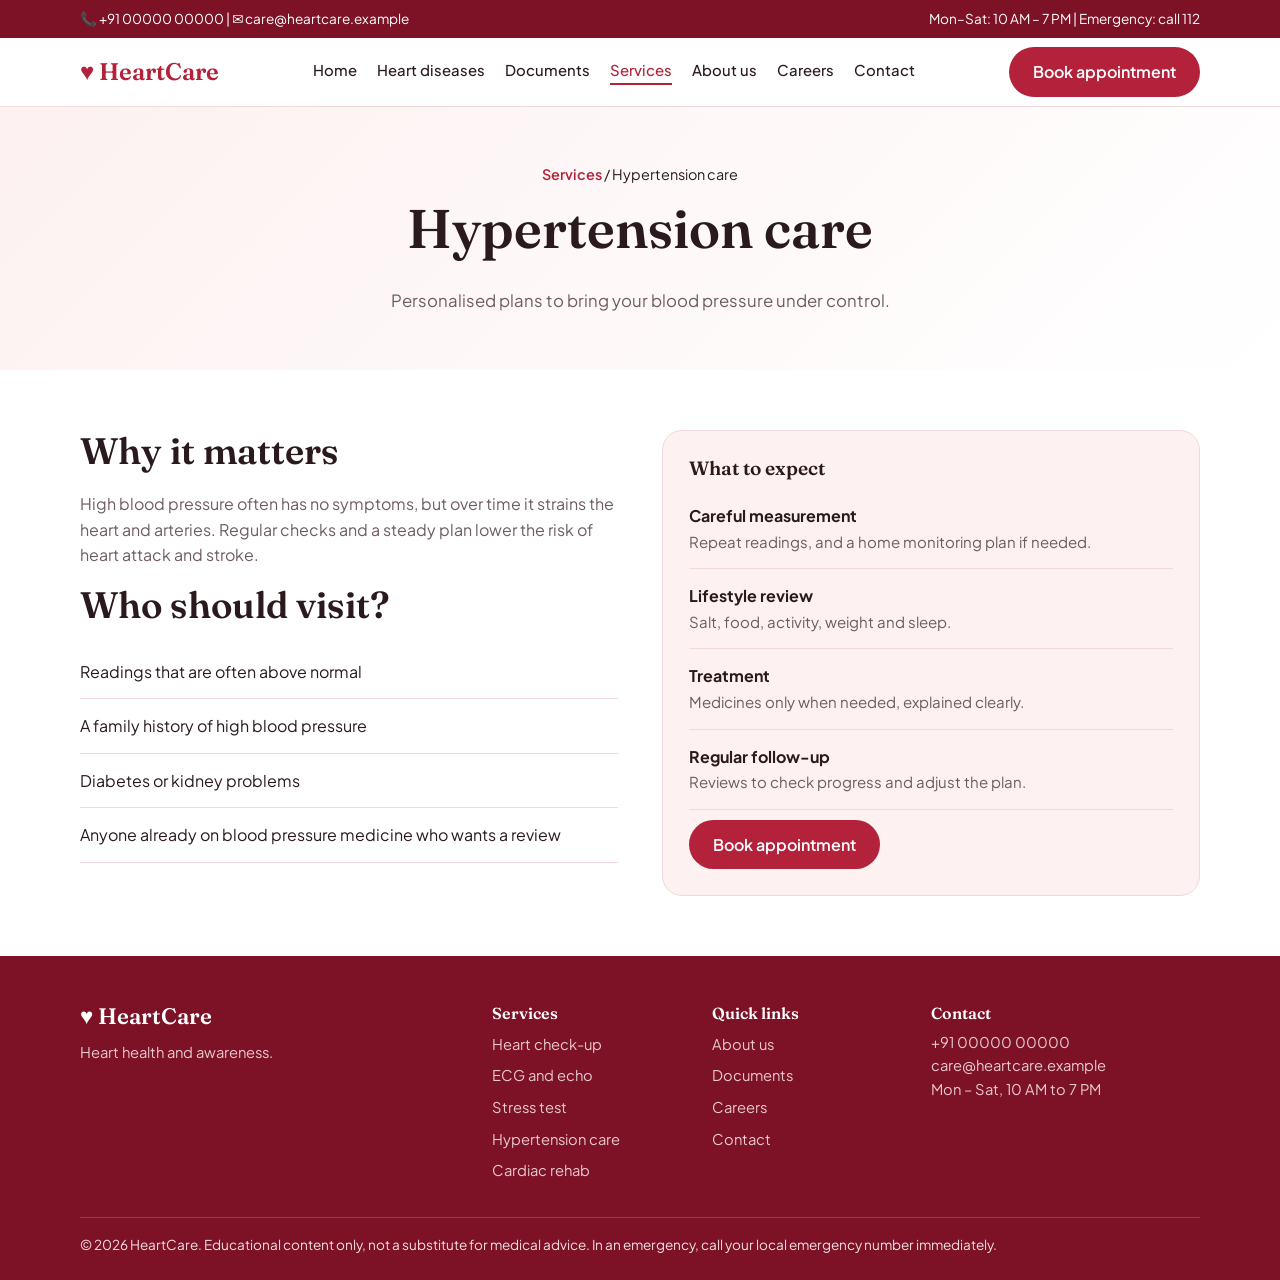
<file: hypertension-care.html>
<!DOCTYPE html>
<html lang="en"><head><meta charset="utf-8"><meta name="viewport" content="width=device-width, initial-scale=1">
<title>Hypertension Care — HeartCare</title><link rel="stylesheet" href="style.css"></head><body>
<div id="site-header"></div>
<div class="page"><div class="w"><div class="crumb"><a href="services.html">Services</a> / Hypertension care</div><h1>Hypertension care</h1><p>Personalised plans to bring your blood pressure under control.</p></div></div>
<section><div class="w two" style="align-items:start">
<div><h2>Why it matters</h2><p>High blood pressure often has no symptoms, but over time it strains the heart and arteries. Regular checks and a steady plan lower the risk of heart attack and stroke.</p>
<h2>Who should visit?</h2><ul class="list"><li>Readings that are often above normal</li><li>A family history of high blood pressure</li><li>Diabetes or kidney problems</li><li>Anyone already on blood pressure medicine who wants a review</li></ul></div>
<div class="card"><h3>What to expect</h3><ul class="list"><li><b>Careful measurement</b><span>Repeat readings, and a home monitoring plan if needed.</span></li><li><b>Lifestyle review</b><span>Salt, food, activity, weight and sleep.</span></li><li><b>Treatment</b><span>Medicines only when needed, explained clearly.</span></li><li><b>Regular follow-up</b><span>Reviews to check progress and adjust the plan.</span></li></ul><a class="btn" href="contact.html">Book appointment</a></div>
</div></section>
<div id="site-footer"></div><script src="site.js"></script></body></html>
</file>
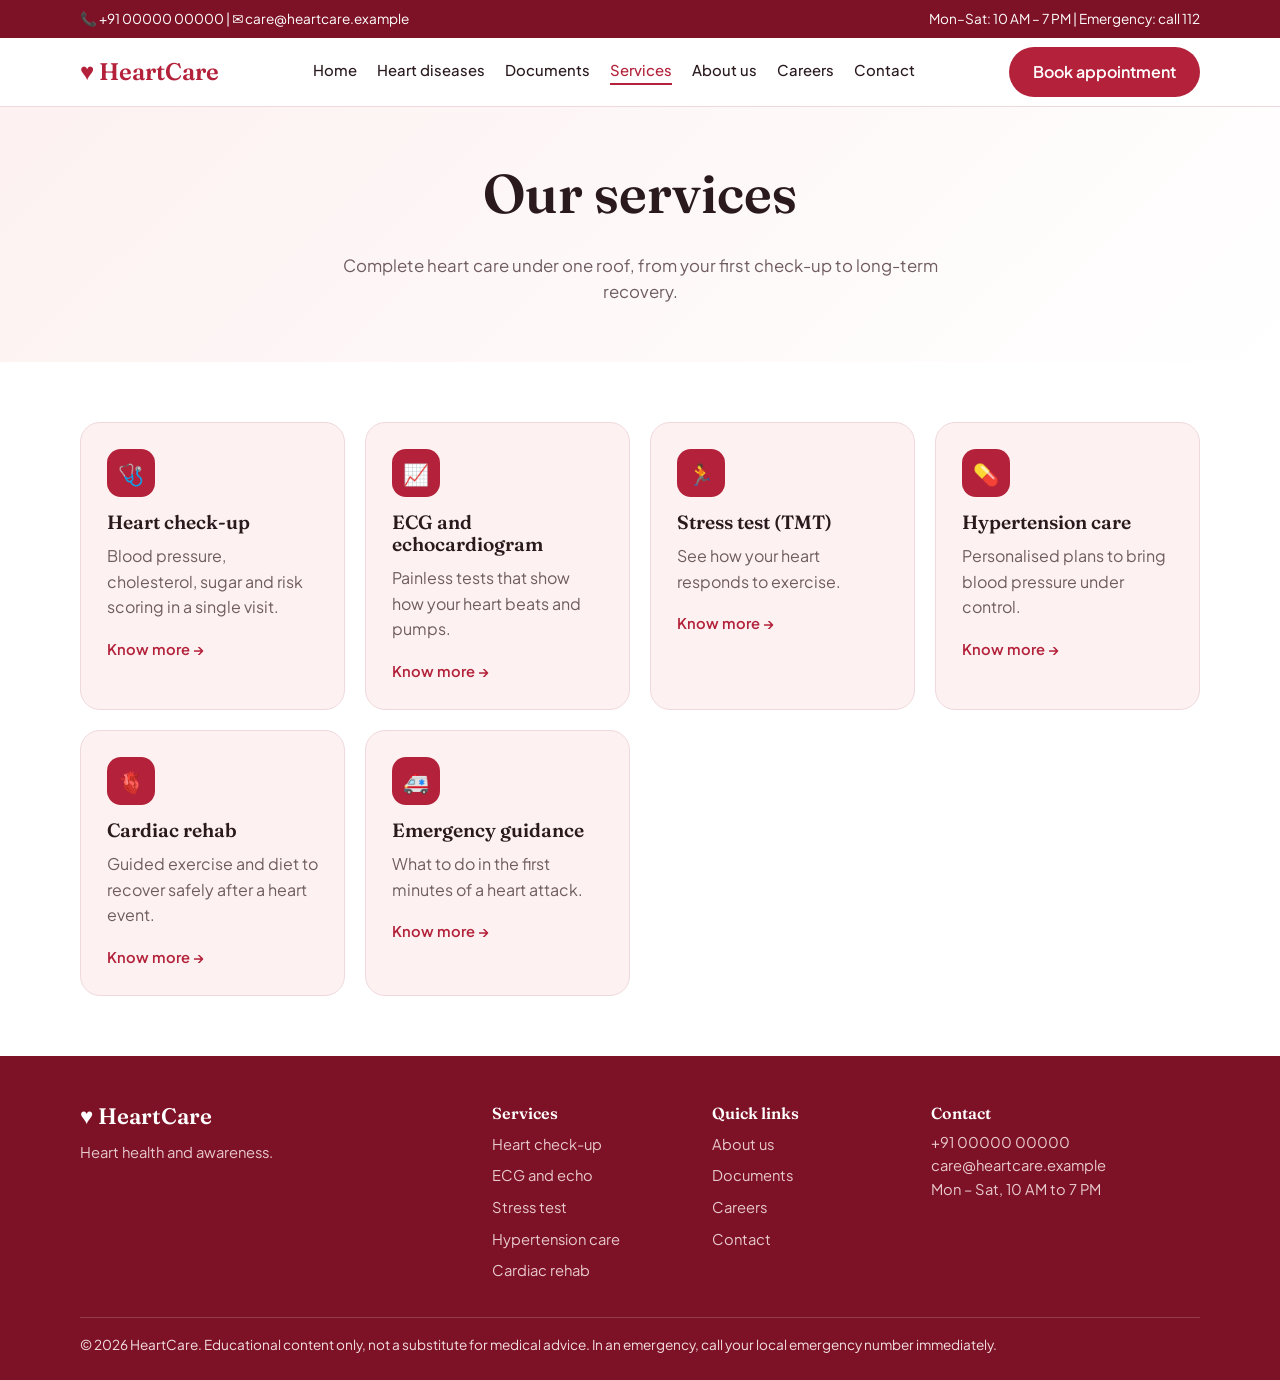
<file: services.html>
<!DOCTYPE html>
<html lang="en"><head><meta charset="utf-8"><meta name="viewport" content="width=device-width, initial-scale=1">
<title>Services — HeartCare</title><link rel="stylesheet" href="style.css"></head><body>
<div id="site-header"></div>
<div class="page"><div class="w"><h1>Our services</h1><p>Complete heart care under one roof, from your first check-up to long-term recovery.</p></div></div>
<section><div class="w"><div class="grid">
<div class="card"><div class="ic">🩺</div><h3>Heart check-up</h3><p>Blood pressure, cholesterol, sugar and risk scoring in a single visit.</p><a href="heart-checkup.html">Know more →</a></div>
<div class="card"><div class="ic">📈</div><h3>ECG and echocardiogram</h3><p>Painless tests that show how your heart beats and pumps.</p><a href="ecg-echo.html">Know more →</a></div>
<div class="card"><div class="ic">🏃</div><h3>Stress test (TMT)</h3><p>See how your heart responds to exercise.</p><a href="stress-test.html">Know more →</a></div>
<div class="card"><div class="ic">💊</div><h3>Hypertension care</h3><p>Personalised plans to bring blood pressure under control.</p><a href="hypertension-care.html">Know more →</a></div>
<div class="card"><div class="ic">🫀</div><h3>Cardiac rehab</h3><p>Guided exercise and diet to recover safely after a heart event.</p><a href="cardiac-rehab.html">Know more →</a></div>
<div class="card"><div class="ic">🚑</div><h3>Emergency guidance</h3><p>What to do in the first minutes of a heart attack.</p><a href="emergency-guidance.html">Know more →</a></div>
</div></div></section>
<div id="site-footer"></div><script src="site.js"></script></body></html>
</file>
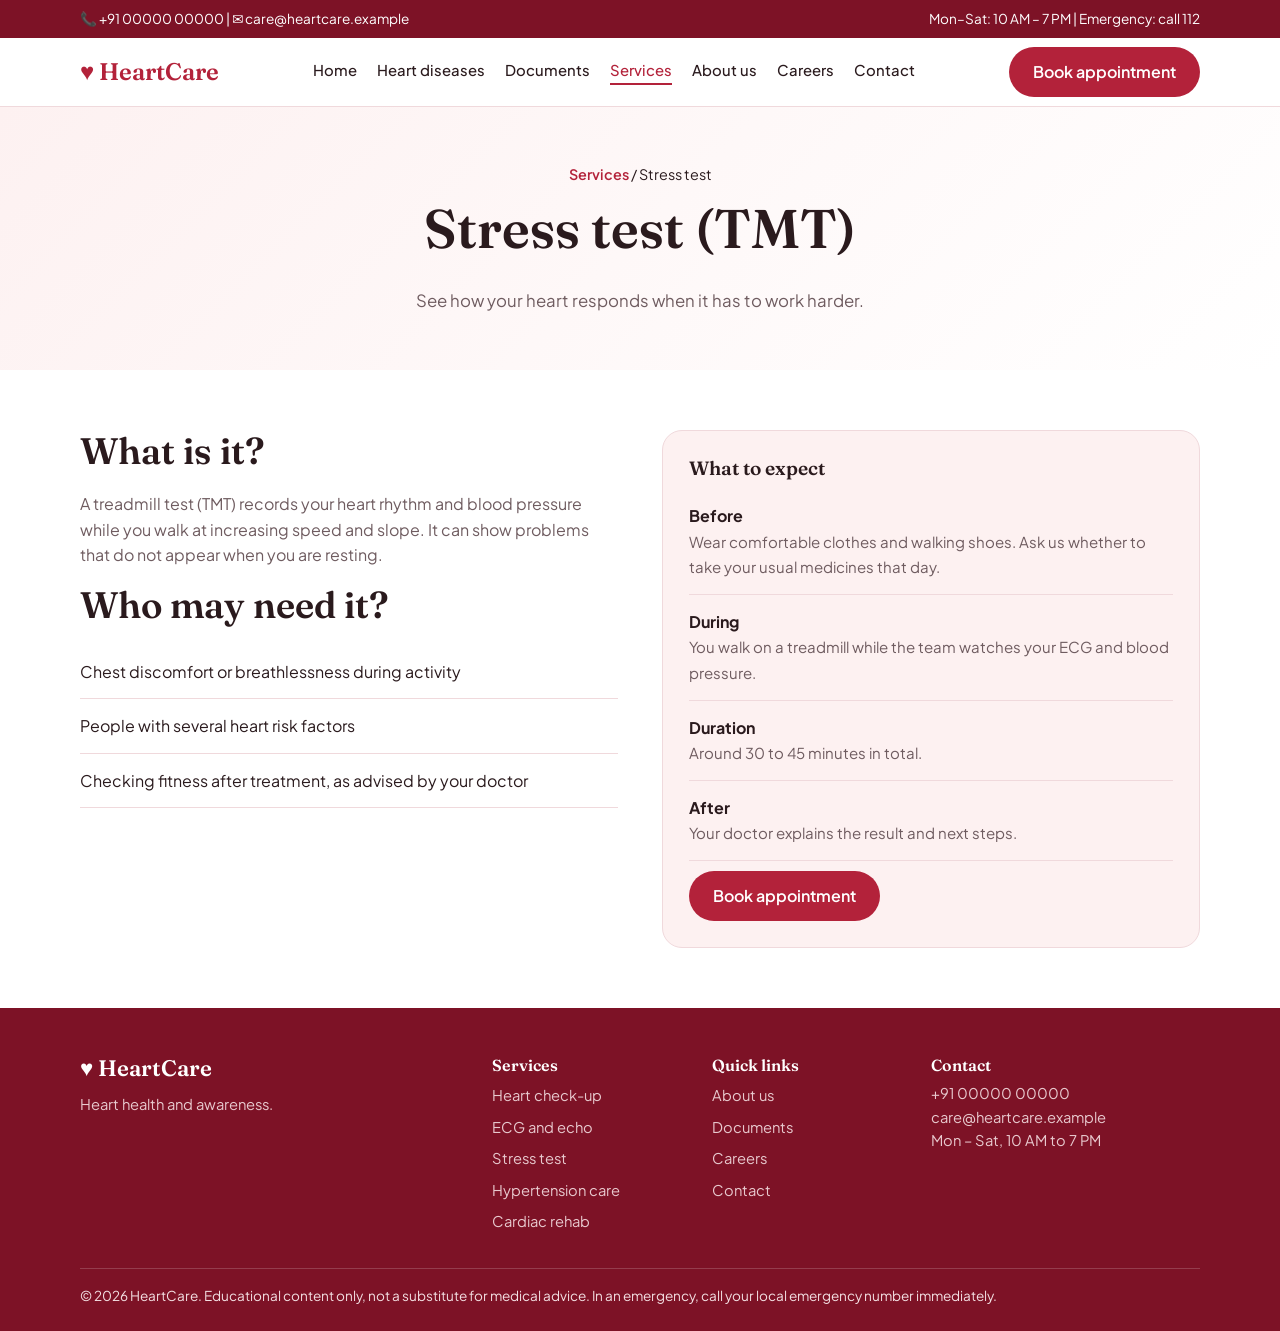
<file: stress-test.html>
<!DOCTYPE html>
<html lang="en"><head><meta charset="utf-8"><meta name="viewport" content="width=device-width, initial-scale=1">
<title>Stress Test (TMT) — HeartCare</title><link rel="stylesheet" href="style.css"></head><body>
<div id="site-header"></div>
<div class="page"><div class="w"><div class="crumb"><a href="services.html">Services</a> / Stress test</div><h1>Stress test (TMT)</h1><p>See how your heart responds when it has to work harder.</p></div></div>
<section><div class="w two" style="align-items:start">
<div><h2>What is it?</h2><p>A treadmill test (TMT) records your heart rhythm and blood pressure while you walk at increasing speed and slope. It can show problems that do not appear when you are resting.</p>
<h2>Who may need it?</h2><ul class="list"><li>Chest discomfort or breathlessness during activity</li><li>People with several heart risk factors</li><li>Checking fitness after treatment, as advised by your doctor</li></ul></div>
<div class="card"><h3>What to expect</h3><ul class="list"><li><b>Before</b><span>Wear comfortable clothes and walking shoes. Ask us whether to take your usual medicines that day.</span></li><li><b>During</b><span>You walk on a treadmill while the team watches your ECG and blood pressure.</span></li><li><b>Duration</b><span>Around 30 to 45 minutes in total.</span></li><li><b>After</b><span>Your doctor explains the result and next steps.</span></li></ul><a class="btn" href="contact.html">Book appointment</a></div>
</div></section>
<div id="site-footer"></div><script src="site.js"></script></body></html>
</file>
<file: style.css>
@import url('https://fonts.googleapis.com/css2?family=Fraunces:wght@500;600&family=Plus+Jakarta+Sans:wght@400;500;600&display=swap');

:root{--bg:#fff;--soft:#fdf1f1;--ink:#2a1a1d;--mute:#6f5c60;--brand:#b3223a;--brand2:#7d1226;--line:#f0d9dc;--on:#fff;--bar:#7d1226}
@media(prefers-color-scheme:dark){:root{--bg:#1a1214;--soft:#241719;--ink:#f6e9ea;--mute:#c4a9ae;--brand:#e5566d;--brand2:#e5566d;--line:#3b2a2d;--on:#1a1214;--bar:#2e1a1e}}
*{box-sizing:border-box}
html{scroll-padding-top:90px}
body{margin:0;background:var(--bg);color:var(--ink);font:16px/1.6 'Plus Jakarta Sans',system-ui,sans-serif}
h1,h2,h3{font-family:Fraunces,Georgia,serif;font-weight:600;line-height:1.15;margin:0 0 .5em}
h1{font-size:clamp(2.1rem,5vw,3.4rem)}
h2{font-size:clamp(1.6rem,3.4vw,2.3rem)}
h3{font-size:1.2rem}
a{color:inherit;text-decoration:none}
p{margin:0 0 1em;color:var(--mute)}
.w{max-width:1160px;margin:0 auto;padding:0 20px}

.top{background:var(--bar);color:#fff;font-size:.85rem}
.top .w{display:flex;justify-content:space-between;gap:12px;flex-wrap:wrap;padding-top:8px;padding-bottom:8px}
header{position:sticky;top:0;z-index:20;background:var(--bg);border-bottom:1px solid var(--line)}
header .w{display:flex;align-items:center;justify-content:space-between;height:68px;gap:16px}
.logo{font-family:Fraunces,serif;font-size:1.5rem;font-weight:600;color:var(--brand)}
nav{display:flex;gap:20px;font-weight:500;font-size:.93rem}
nav a:hover,nav a.on{color:var(--brand)}
nav a.on{border-bottom:2px solid var(--brand)}

.btn{display:inline-block;background:var(--brand);color:var(--on);padding:12px 24px;border-radius:999px;font:inherit;font-weight:600;border:0;cursor:pointer}
.btn:hover{background:var(--brand2);color:#fff}
.btn.o{background:none;color:var(--brand);border:1.5px solid var(--brand)}
a:focus-visible,button:focus-visible,input:focus-visible,textarea:focus-visible,select:focus-visible{outline:3px solid var(--brand);outline-offset:3px}

.hero{background:linear-gradient(135deg,var(--soft),var(--bg));padding:64px 0}
.hero .w{display:grid;grid-template-columns:1.1fr .9fr;gap:40px;align-items:center}
.hero p{font-size:1.1rem;max-width:520px}
.cta{display:flex;gap:12px;flex-wrap:wrap;margin-top:24px}
.photo{position:relative;max-width:480px;margin:auto}
.photo img{display:block;width:100%;aspect-ratio:4/3.4;object-fit:cover;border-radius:28px 28px 120px 28px;box-shadow:0 20px 50px rgba(125,18,38,.25)}

.page{background:linear-gradient(135deg,var(--soft),var(--bg));padding:56px 0;text-align:center}
.page p{max-width:600px;margin:0 auto;font-size:1.05rem}
.crumb{font-size:.9rem;margin-bottom:12px}
.crumb a{color:var(--brand);font-weight:600}

section{padding:60px 0}
.head{text-align:center;max-width:620px;margin:0 auto 34px}
.grid{display:grid;grid-template-columns:repeat(auto-fit,minmax(250px,1fr));gap:20px}
.card{background:var(--soft);border:1px solid var(--line);border-radius:20px;padding:26px}
.card .ic{width:48px;height:48px;border-radius:14px;background:var(--brand);color:var(--on);display:grid;place-items:center;font-size:1.3rem;margin-bottom:14px}
.card a{color:var(--brand);font-weight:600;font-size:.92rem}
.card a.btn{color:var(--on);font-size:1rem;margin-top:10px}
.two{display:grid;grid-template-columns:1fr 1fr;gap:44px;align-items:center}
.pic{border-radius:24px;overflow:hidden;min-height:300px}
.pic img{width:100%;height:100%;min-height:300px;object-fit:cover;object-position:70% 30%;display:block}
.alt{background:var(--soft)}
.list{list-style:none;padding:0;margin:0}
.list li{padding:14px 0;border-bottom:1px solid var(--line)}
.list b{display:block}
.list span{color:var(--mute);font-size:.94rem}
.stats{display:grid;grid-template-columns:repeat(auto-fit,minmax(150px,1fr));gap:16px;text-align:center}
.stats b{font-family:Fraunces,serif;font-size:2.4rem;color:var(--brand);display:block}
.emg{background:var(--brand2);color:#fff;border-radius:24px;padding:36px;display:grid;grid-template-columns:1fr 1fr;gap:28px}
.emg h2{color:#fff}
.emg ol{margin:0;padding-left:20px}
.emg li{margin-bottom:8px}

form{display:grid;gap:14px}
label{font-weight:600;font-size:.92rem;display:grid;gap:6px}
input,select,textarea{font:inherit;padding:12px 14px;border-radius:12px;border:1px solid var(--line);background:var(--bg);color:var(--ink)}

footer{background:var(--bar);color:#f3dfe2;padding:48px 0 24px}
footer p,footer a{color:#e8c9ce;font-size:.92rem}
footer .grid{grid-template-columns:2fr 1fr 1fr 1.4fr;gap:28px}
footer h1{font-size:1.4rem;color:#fff;margin:0 0 .5em}
footer h3{color:#fff;font-size:1rem}
footer ul{list-style:none;padding:0;margin:0}
footer li{margin-bottom:6px}
.copy{border-top:1px solid rgba(255,255,255,.18);margin-top:28px;padding-top:16px;font-size:.85rem}

@media(max-width:860px){
.hero .w,.two,.emg{grid-template-columns:1fr}
nav{display:none}
footer .grid{grid-template-columns:1fr 1fr}
}
</file>
